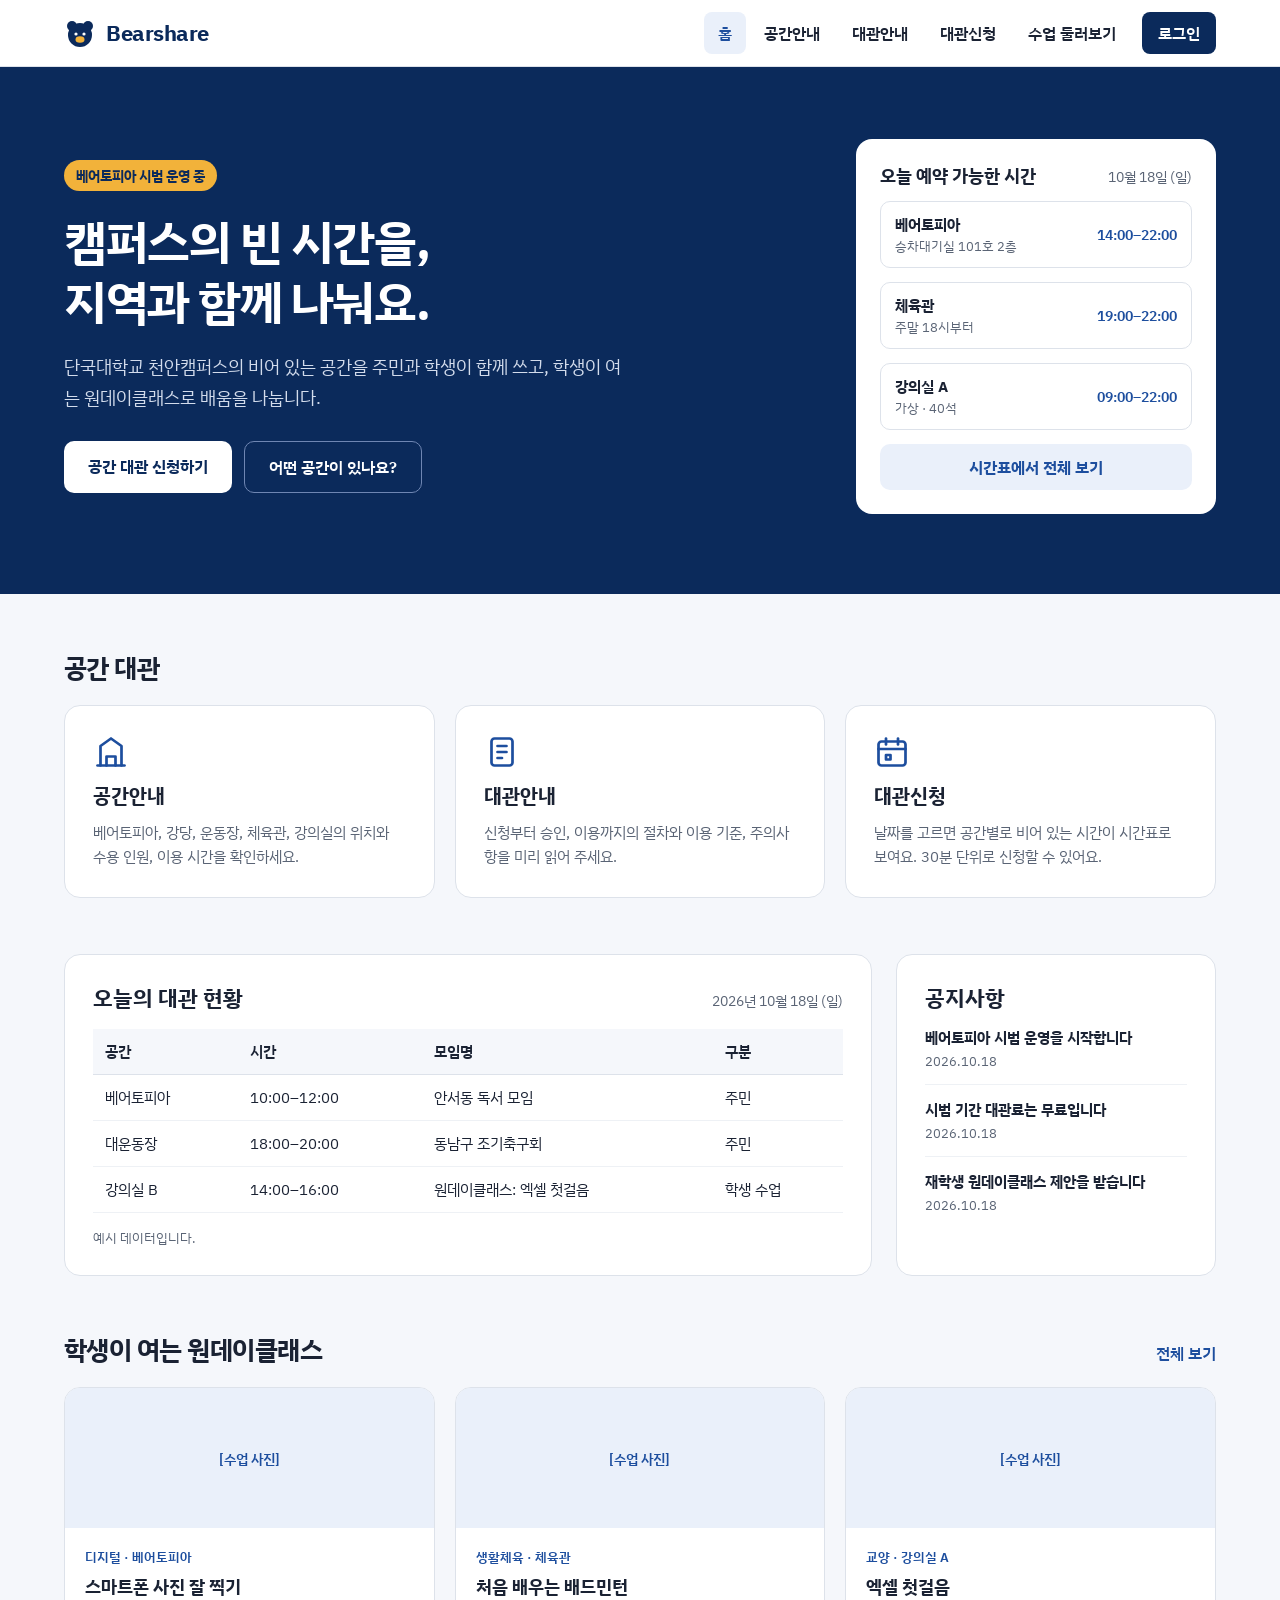
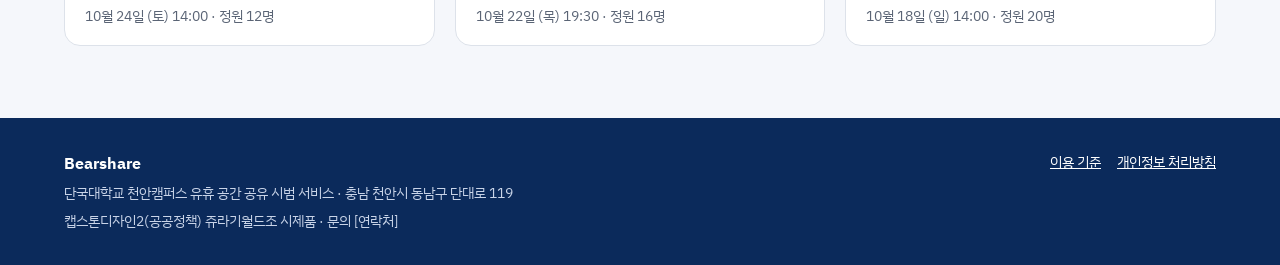
<file: index.html>
<!doctype html>
<html lang="ko">
<head>
<meta charset="utf-8">
<meta name="viewport" content="width=device-width, initial-scale=1">
<title>Bearshare 홈</title>
<link rel="preconnect" href="https://fonts.googleapis.com">
<link href="https://fonts.googleapis.com/css2?family=IBM+Plex+Sans+KR:wght@400;500;600;700&amp;display=swap" rel="stylesheet">
<link rel="stylesheet" href="assets/style.css">
</head>
<body>
<div style="font-family: 'IBM Plex Sans KR', system-ui, sans-serif; color: #1A2233; background: #F5F7FB; min-height: 100vh; display: flex; flex-direction: column">

<header style="background: #FFFFFF; border-bottom: 1px solid #DDE2EA">
  <div style="max-width: 1200px; margin: 0 auto; padding: 12px 24px; display: flex; align-items: center; justify-content: space-between; gap: 16px; flex-wrap: wrap">
    <a href="index.html" style="display: flex; align-items: center; gap: 10px; text-decoration: none; color: #0B2A5B">
      <svg width="32" height="32" viewBox="0 0 32 32" aria-hidden="true"><circle cx="8" cy="9" r="5" fill="#0B2A5B"></circle><circle cx="24" cy="9" r="5" fill="#0B2A5B"></circle><circle cx="16" cy="18" r="12" fill="#0B2A5B"></circle><circle cx="12" cy="17" r="1.6" fill="#FFFFFF"></circle><circle cx="20" cy="17" r="1.6" fill="#FFFFFF"></circle><ellipse cx="16" cy="22.5" rx="4.5" ry="3.2" fill="#F2B23A"></ellipse></svg>
      <span style="font-size: 22px; font-weight: 700; letter-spacing: -0.02em">Bearshare</span>
    </a>
    <nav aria-label="주메뉴" style="display: flex; gap: 4px; flex-wrap: wrap; align-items: center">
      <a href="index.html" style="padding: 10px 14px; font-weight: 600; color: #1D4E9E; background: #EAF0FA; text-decoration: none; border-radius: 8px">홈</a>
      <a href="spaces.html" style="padding: 10px 14px; font-weight: 600; color: #1A2233; text-decoration: none; border-radius: 8px">공간안내</a>
      <a href="guide.html" style="padding: 10px 14px; font-weight: 600; color: #1A2233; text-decoration: none; border-radius: 8px">대관안내</a>
      <a href="reserve.html" style="padding: 10px 14px; font-weight: 600; color: #1A2233; text-decoration: none; border-radius: 8px">대관신청</a>
      <a href="classes.html" style="padding: 10px 14px; font-weight: 600; color: #1A2233; text-decoration: none; border-radius: 8px">수업 둘러보기</a>
      <a href="login.html" style="margin-left: 8px; padding: 10px 16px; font-weight: 600; color: #FFFFFF; background: #0B2A5B; text-decoration: none; border-radius: 8px">로그인</a>
    </nav>
  </div>
</header>

<section style="background: #0B2A5B; color: #FFFFFF">
  <div style="max-width: 1200px; margin: 0 auto; padding: 72px 24px 80px; display: flex; flex-wrap: wrap; gap: 48px; align-items: center">
    <div style="flex: 999 1 520px; min-width: 0; display: flex; flex-direction: column; gap: 20px">
      <span style="align-self: flex-start; padding: 6px 12px; border-radius: 999px; background: #F2B23A; color: #0B2A5B; font-size: 14px; font-weight: 700">베어토피아 시범 운영 중</span>
      <h1 style="margin: 0; font-size: 48px; line-height: 1.25; letter-spacing: -0.03em; font-weight: 700">캠퍼스의 빈 시간을,<br>지역과 함께 나눠요.</h1>
      <p style="margin: 0; font-size: 18px; line-height: 1.7; color: #D3DCEC; max-width: 560px">단국대학교 천안캠퍼스의 비어 있는 공간을 주민과 학생이 함께 쓰고, 학생이 여는 원데이클래스로 배움을 나눕니다.</p>
      <div style="display: flex; gap: 12px; flex-wrap: wrap; margin-top: 8px">
        <a href="reserve.html" style="padding: 14px 24px; border-radius: 10px; background: #FFFFFF; color: #0B2A5B; font-weight: 700; text-decoration: none; font-size: 16px">공간 대관 신청하기</a>
        <a href="spaces.html" style="padding: 14px 24px; border-radius: 10px; border: 1px solid #6F86B3; color: #FFFFFF; font-weight: 600; text-decoration: none; font-size: 16px">어떤 공간이 있나요?</a>
      </div>
    </div>
    <div style="flex: 1 1 360px; min-width: 0; background: #FFFFFF; color: #1A2233; border-radius: 16px; padding: 24px; display: flex; flex-direction: column; gap: 14px">
      <div style="display: flex; justify-content: space-between; align-items: baseline">
        <strong style="font-size: 18px">오늘 예약 가능한 시간</strong>
        <span style="font-size: 14px; color: #5A6475">10월 18일 (일)</span>
      </div>
      <div style="display: flex; justify-content: space-between; align-items: center; padding: 12px 14px; border: 1px solid #DDE2EA; border-radius: 10px">
        <div style="display: flex; flex-direction: column; gap: 2px"><strong style="font-size: 15px">베어토피아</strong><span style="font-size: 13px; color: #5A6475">승차대기실 101호 2층</span></div>
        <span style="font-size: 14px; font-weight: 600; color: #1D4E9E">14:00–22:00</span>
      </div>
      <div style="display: flex; justify-content: space-between; align-items: center; padding: 12px 14px; border: 1px solid #DDE2EA; border-radius: 10px">
        <div style="display: flex; flex-direction: column; gap: 2px"><strong style="font-size: 15px">체육관</strong><span style="font-size: 13px; color: #5A6475">주말 18시부터</span></div>
        <span style="font-size: 14px; font-weight: 600; color: #1D4E9E">19:00–22:00</span>
      </div>
      <div style="display: flex; justify-content: space-between; align-items: center; padding: 12px 14px; border: 1px solid #DDE2EA; border-radius: 10px">
        <div style="display: flex; flex-direction: column; gap: 2px"><strong style="font-size: 15px">강의실 A</strong><span style="font-size: 13px; color: #5A6475">가상 · 40석</span></div>
        <span style="font-size: 14px; font-weight: 600; color: #1D4E9E">09:00–22:00</span>
      </div>
      <a href="reserve.html" style="text-align: center; padding: 12px; border-radius: 10px; background: #EAF0FA; color: #1D4E9E; font-weight: 700; text-decoration: none">시간표에서 전체 보기</a>
    </div>
  </div>
</section>

<main style="max-width: 1200px; width: 100%; margin: 0 auto; padding: 56px 24px 72px; box-sizing: border-box; display: flex; flex-direction: column; gap: 56px">

  <section aria-labelledby="quick" style="display: flex; flex-direction: column; gap: 20px">
    <h2 id="quick" style="margin: 0; font-size: 26px; letter-spacing: -0.02em">공간 대관</h2>
    <div style="display: grid; grid-template-columns: repeat(auto-fit, minmax(260px, 1fr)); gap: 20px">
      <a href="spaces.html" style="background: #FFFFFF; border: 1px solid #DDE2EA; border-radius: 16px; padding: 28px; text-decoration: none; color: #1A2233; display: flex; flex-direction: column; gap: 12px">
        <svg width="36" height="36" viewBox="0 0 24 24" fill="none" stroke="#1D4E9E" stroke-width="1.8" stroke-linecap="round" stroke-linejoin="round" aria-hidden="true"><path d="M3 21h18"></path><path d="M5 21V8l7-5 7 5v13"></path><path d="M9 21v-6h6v6"></path></svg>
        <strong style="font-size: 20px">공간안내</strong>
        <span style="font-size: 15px; line-height: 1.6; color: #5A6475">베어토피아, 강당, 운동장, 체육관, 강의실의 위치와 수용 인원, 이용 시간을 확인하세요.</span>
      </a>
      <a href="guide.html" style="background: #FFFFFF; border: 1px solid #DDE2EA; border-radius: 16px; padding: 28px; text-decoration: none; color: #1A2233; display: flex; flex-direction: column; gap: 12px">
        <svg width="36" height="36" viewBox="0 0 24 24" fill="none" stroke="#1D4E9E" stroke-width="1.8" stroke-linecap="round" stroke-linejoin="round" aria-hidden="true"><rect x="5" y="3" width="14" height="18" rx="2"></rect><path d="M9 8h6"></path><path d="M9 12h6"></path><path d="M9 16h3"></path></svg>
        <strong style="font-size: 20px">대관안내</strong>
        <span style="font-size: 15px; line-height: 1.6; color: #5A6475">신청부터 승인, 이용까지의 절차와 이용 기준, 주의사항을 미리 읽어 주세요.</span>
      </a>
      <a href="reserve.html" style="background: #FFFFFF; border: 1px solid #DDE2EA; border-radius: 16px; padding: 28px; text-decoration: none; color: #1A2233; display: flex; flex-direction: column; gap: 12px">
        <svg width="36" height="36" viewBox="0 0 24 24" fill="none" stroke="#1D4E9E" stroke-width="1.8" stroke-linecap="round" stroke-linejoin="round" aria-hidden="true"><rect x="3" y="5" width="18" height="16" rx="2"></rect><path d="M3 10h18"></path><path d="M8 3v4"></path><path d="M16 3v4"></path><path d="M8 14h3v3H8z"></path></svg>
        <strong style="font-size: 20px">대관신청</strong>
        <span style="font-size: 15px; line-height: 1.6; color: #5A6475">날짜를 고르면 공간별로 비어 있는 시간이 시간표로 보여요. 30분 단위로 신청할 수 있어요.</span>
      </a>
    </div>
  </section>

  <section style="display: flex; flex-wrap: wrap; gap: 24px">
    <div style="flex: 999 1 560px; min-width: 0; background: #FFFFFF; border: 1px solid #DDE2EA; border-radius: 16px; padding: 28px; display: flex; flex-direction: column; gap: 16px">
      <div style="display: flex; justify-content: space-between; align-items: baseline; flex-wrap: wrap; gap: 8px">
        <h2 style="margin: 0; font-size: 22px">오늘의 대관 현황</h2>
        <span style="font-size: 14px; color: #5A6475">2026년 10월 18일 (일)</span>
      </div>
      <div style="overflow-x: auto">
        <table style="width: 100%; border-collapse: collapse; font-size: 15px; min-width: 480px">
          <thead>
            <tr style="background: #F5F7FB; text-align: left">
              <th style="padding: 12px; border-bottom: 1px solid #DDE2EA; font-weight: 600">공간</th>
              <th style="padding: 12px; border-bottom: 1px solid #DDE2EA; font-weight: 600">시간</th>
              <th style="padding: 12px; border-bottom: 1px solid #DDE2EA; font-weight: 600">모임명</th>
              <th style="padding: 12px; border-bottom: 1px solid #DDE2EA; font-weight: 600">구분</th>
            </tr>
          </thead>
          <tbody>
            <tr><td style="padding: 12px; border-bottom: 1px solid #EEF1F5">베어토피아</td><td style="padding: 12px; border-bottom: 1px solid #EEF1F5">10:00–12:00</td><td style="padding: 12px; border-bottom: 1px solid #EEF1F5">안서동 독서 모임</td><td style="padding: 12px; border-bottom: 1px solid #EEF1F5">주민</td></tr>
            <tr><td style="padding: 12px; border-bottom: 1px solid #EEF1F5">대운동장</td><td style="padding: 12px; border-bottom: 1px solid #EEF1F5">18:00–20:00</td><td style="padding: 12px; border-bottom: 1px solid #EEF1F5">동남구 조기축구회</td><td style="padding: 12px; border-bottom: 1px solid #EEF1F5">주민</td></tr>
            <tr><td style="padding: 12px; border-bottom: 1px solid #EEF1F5">강의실 B</td><td style="padding: 12px; border-bottom: 1px solid #EEF1F5">14:00–16:00</td><td style="padding: 12px; border-bottom: 1px solid #EEF1F5">원데이클래스: 엑셀 첫걸음</td><td style="padding: 12px; border-bottom: 1px solid #EEF1F5">학생 수업</td></tr>
          </tbody>
        </table>
      </div>
      <span style="font-size: 13px; color: #5A6475">예시 데이터입니다.</span>
    </div>
    <div style="flex: 1 1 320px; min-width: 0; background: #FFFFFF; border: 1px solid #DDE2EA; border-radius: 16px; padding: 28px; display: flex; flex-direction: column; gap: 14px">
      <h2 style="margin: 0; font-size: 22px">공지사항</h2>
      <a href="guide.html" style="display: flex; flex-direction: column; gap: 4px; text-decoration: none; color: #1A2233; padding-bottom: 14px; border-bottom: 1px solid #EEF1F5">
        <strong style="font-size: 15px">베어토피아 시범 운영을 시작합니다</strong><span style="font-size: 13px; color: #5A6475">2026.10.18</span>
      </a>
      <a href="guide.html" style="display: flex; flex-direction: column; gap: 4px; text-decoration: none; color: #1A2233; padding-bottom: 14px; border-bottom: 1px solid #EEF1F5">
        <strong style="font-size: 15px">시범 기간 대관료는 무료입니다</strong><span style="font-size: 13px; color: #5A6475">2026.10.18</span>
      </a>
      <a href="classes.html" style="display: flex; flex-direction: column; gap: 4px; text-decoration: none; color: #1A2233">
        <strong style="font-size: 15px">재학생 원데이클래스 제안을 받습니다</strong><span style="font-size: 13px; color: #5A6475">2026.10.18</span>
      </a>
    </div>
  </section>

  <section aria-labelledby="classes" style="display: flex; flex-direction: column; gap: 20px">
    <div style="display: flex; justify-content: space-between; align-items: baseline; flex-wrap: wrap; gap: 8px">
      <h2 id="classes" style="margin: 0; font-size: 26px; letter-spacing: -0.02em">학생이 여는 원데이클래스</h2>
      <a href="classes.html" style="font-weight: 600; text-decoration: none">전체 보기</a>
    </div>
    <div style="display: grid; grid-template-columns: repeat(auto-fit, minmax(260px, 1fr)); gap: 20px">
      <a href="classes.html" style="background: #FFFFFF; border: 1px solid #DDE2EA; border-radius: 16px; overflow: hidden; text-decoration: none; color: #1A2233; display: flex; flex-direction: column">
        <div style="height: 140px; background: #EAF0FA; display: flex; align-items: center; justify-content: center; color: #1D4E9E; font-size: 14px; font-weight: 600">[수업 사진]</div>
        <div style="padding: 20px; display: flex; flex-direction: column; gap: 8px">
          <span style="font-size: 13px; font-weight: 600; color: #1D4E9E">디지털 · 베어토피아</span>
          <strong style="font-size: 18px">스마트폰 사진 잘 찍기</strong>
          <span style="font-size: 14px; color: #5A6475">10월 24일 (토) 14:00 · 정원 12명</span>
        </div>
      </a>
      <a href="classes.html" style="background: #FFFFFF; border: 1px solid #DDE2EA; border-radius: 16px; overflow: hidden; text-decoration: none; color: #1A2233; display: flex; flex-direction: column">
        <div style="height: 140px; background: #EAF0FA; display: flex; align-items: center; justify-content: center; color: #1D4E9E; font-size: 14px; font-weight: 600">[수업 사진]</div>
        <div style="padding: 20px; display: flex; flex-direction: column; gap: 8px">
          <span style="font-size: 13px; font-weight: 600; color: #1D4E9E">생활체육 · 체육관</span>
          <strong style="font-size: 18px">처음 배우는 배드민턴</strong>
          <span style="font-size: 14px; color: #5A6475">10월 22일 (목) 19:30 · 정원 16명</span>
        </div>
      </a>
      <a href="classes.html" style="background: #FFFFFF; border: 1px solid #DDE2EA; border-radius: 16px; overflow: hidden; text-decoration: none; color: #1A2233; display: flex; flex-direction: column">
        <div style="height: 140px; background: #EAF0FA; display: flex; align-items: center; justify-content: center; color: #1D4E9E; font-size: 14px; font-weight: 600">[수업 사진]</div>
        <div style="padding: 20px; display: flex; flex-direction: column; gap: 8px">
          <span style="font-size: 13px; font-weight: 600; color: #1D4E9E">교양 · 강의실 A</span>
          <strong style="font-size: 18px">엑셀 첫걸음</strong>
          <span style="font-size: 14px; color: #5A6475">10월 18일 (일) 14:00 · 정원 20명</span>
        </div>
      </a>
    </div>
  </section>
</main>

<footer style="background: #0B2A5B; color: #C9D4E8; margin-top: auto">
  <div style="max-width: 1200px; margin: 0 auto; padding: 32px 24px; display: flex; flex-wrap: wrap; justify-content: space-between; gap: 16px; font-size: 14px; line-height: 1.7">
    <div style="display: flex; flex-direction: column; gap: 4px">
      <strong style="color: #FFFFFF; font-size: 16px">Bearshare</strong>
      <span>단국대학교 천안캠퍼스 유휴 공간 공유 시범 서비스 · 충남 천안시 동남구 단대로 119</span>
      <span>캡스톤디자인2(공공정책) 쥬라기월드조 시제품 · 문의 [연락처]</span>
    </div>
    <div style="display: flex; gap: 16px; align-items: flex-start">
      <a href="guide.html" style="color: #FFFFFF">이용 기준</a>
      <a href="guide.html" style="color: #FFFFFF">개인정보 처리방침</a>
    </div>
  </div>
</footer>
</div>
</body>
</html>
</file>
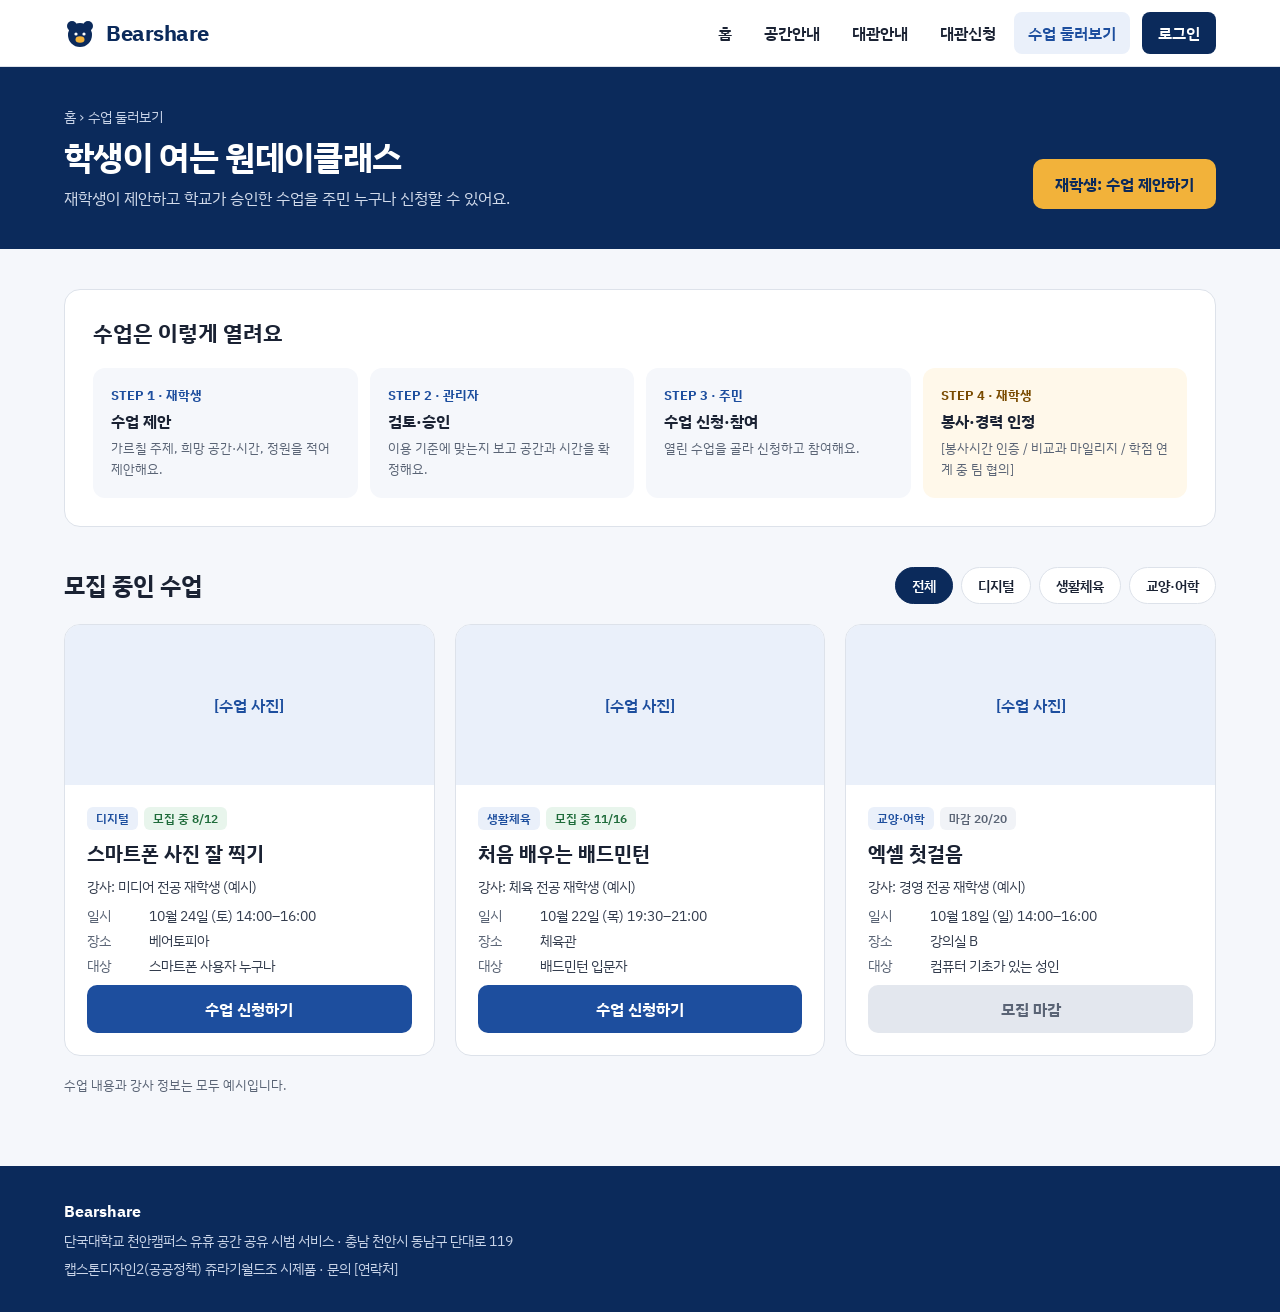
<file: classes.html>
<!doctype html>
<html lang="ko">
<head>
<meta charset="utf-8">
<meta name="viewport" content="width=device-width, initial-scale=1">
<title>Bearshare 수업 둘러보기</title>
<link rel="preconnect" href="https://fonts.googleapis.com">
<link href="https://fonts.googleapis.com/css2?family=IBM+Plex+Sans+KR:wght@400;500;600;700&amp;display=swap" rel="stylesheet">
<link rel="stylesheet" href="assets/style.css">
</head>
<body>
<div style="font-family: 'IBM Plex Sans KR', system-ui, sans-serif; color: #1A2233; background: #F5F7FB; min-height: 100vh; display: flex; flex-direction: column">

<header style="background: #FFFFFF; border-bottom: 1px solid #DDE2EA">
  <div style="max-width: 1200px; margin: 0 auto; padding: 12px 24px; display: flex; align-items: center; justify-content: space-between; gap: 16px; flex-wrap: wrap">
    <a href="index.html" style="display: flex; align-items: center; gap: 10px; text-decoration: none; color: #0B2A5B">
      <svg width="32" height="32" viewBox="0 0 32 32" aria-hidden="true"><circle cx="8" cy="9" r="5" fill="#0B2A5B"></circle><circle cx="24" cy="9" r="5" fill="#0B2A5B"></circle><circle cx="16" cy="18" r="12" fill="#0B2A5B"></circle><circle cx="12" cy="17" r="1.6" fill="#FFFFFF"></circle><circle cx="20" cy="17" r="1.6" fill="#FFFFFF"></circle><ellipse cx="16" cy="22.5" rx="4.5" ry="3.2" fill="#F2B23A"></ellipse></svg>
      <span style="font-size: 22px; font-weight: 700; letter-spacing: -0.02em">Bearshare</span>
    </a>
    <nav aria-label="주메뉴" style="display: flex; gap: 4px; flex-wrap: wrap; align-items: center">
      <a href="index.html" style="padding: 10px 14px; font-weight: 600; color: #1A2233; text-decoration: none; border-radius: 8px">홈</a>
      <a href="spaces.html" style="padding: 10px 14px; font-weight: 600; color: #1A2233; text-decoration: none; border-radius: 8px">공간안내</a>
      <a href="guide.html" style="padding: 10px 14px; font-weight: 600; color: #1A2233; text-decoration: none; border-radius: 8px">대관안내</a>
      <a href="reserve.html" style="padding: 10px 14px; font-weight: 600; color: #1A2233; text-decoration: none; border-radius: 8px">대관신청</a>
      <a href="classes.html" style="padding: 10px 14px; font-weight: 600; color: #1D4E9E; background: #EAF0FA; text-decoration: none; border-radius: 8px">수업 둘러보기</a>
      <a href="login.html" style="margin-left: 8px; padding: 10px 16px; font-weight: 600; color: #FFFFFF; background: #0B2A5B; text-decoration: none; border-radius: 8px">로그인</a>
    </nav>
  </div>
</header>

<section style="background: #0B2A5B; color: #FFFFFF">
  <div style="max-width: 1200px; margin: 0 auto; padding: 40px 24px; display: flex; flex-wrap: wrap; justify-content: space-between; align-items: flex-end; gap: 20px">
    <div style="display: flex; flex-direction: column; gap: 8px">
      <span style="font-size: 14px; color: #C9D4E8">홈 › 수업 둘러보기</span>
      <h1 style="margin: 0; font-size: 34px; letter-spacing: -0.02em">학생이 여는 원데이클래스</h1>
      <p style="margin: 0; font-size: 16px; color: #D3DCEC">재학생이 제안하고 학교가 승인한 수업을 주민 누구나 신청할 수 있어요.</p>
    </div>
    <button type="button" style="padding: 14px 22px; border-radius: 10px; border: 0; background: #F2B23A; color: #0B2A5B; font: inherit; font-weight: 700; cursor: pointer">재학생: 수업 제안하기</button>
  </div>
</section>

<main style="max-width: 1200px; width: 100%; margin: 0 auto; padding: 40px 24px 72px; box-sizing: border-box; display: flex; flex-direction: column; gap: 40px">

  <section aria-labelledby="how" style="background: #FFFFFF; border: 1px solid #DDE2EA; border-radius: 16px; padding: 28px; display: flex; flex-direction: column; gap: 20px">
    <h2 id="how" style="margin: 0; font-size: 22px">수업은 이렇게 열려요</h2>
    <ol style="margin: 0; padding: 0; list-style: none; display: flex; flex-wrap: wrap; gap: 12px; align-items: stretch">
      <li style="flex: 1 1 200px; display: flex; flex-direction: column; gap: 6px; padding: 18px; border-radius: 12px; background: #F5F7FB">
        <span style="font-size: 13px; font-weight: 700; color: #1D4E9E">STEP 1 · 재학생</span>
        <strong style="font-size: 16px">수업 제안</strong>
        <span style="font-size: 13px; line-height: 1.6; color: #5A6475">가르칠 주제, 희망 공간·시간, 정원을 적어 제안해요.</span>
      </li>
      <li style="flex: 1 1 200px; display: flex; flex-direction: column; gap: 6px; padding: 18px; border-radius: 12px; background: #F5F7FB">
        <span style="font-size: 13px; font-weight: 700; color: #1D4E9E">STEP 2 · 관리자</span>
        <strong style="font-size: 16px">검토·승인</strong>
        <span style="font-size: 13px; line-height: 1.6; color: #5A6475">이용 기준에 맞는지 보고 공간과 시간을 확정해요.</span>
      </li>
      <li style="flex: 1 1 200px; display: flex; flex-direction: column; gap: 6px; padding: 18px; border-radius: 12px; background: #F5F7FB">
        <span style="font-size: 13px; font-weight: 700; color: #1D4E9E">STEP 3 · 주민</span>
        <strong style="font-size: 16px">수업 신청·참여</strong>
        <span style="font-size: 13px; line-height: 1.6; color: #5A6475">열린 수업을 골라 신청하고 참여해요.</span>
      </li>
      <li style="flex: 1 1 200px; display: flex; flex-direction: column; gap: 6px; padding: 18px; border-radius: 12px; background: #FFF8EA">
        <span style="font-size: 13px; font-weight: 700; color: #7A4B00">STEP 4 · 재학생</span>
        <strong style="font-size: 16px">봉사·경력 인정</strong>
        <span style="font-size: 13px; line-height: 1.6; color: #5A6475">[봉사시간 인증 / 비교과 마일리지 / 학점 연계 중 팀 협의]</span>
      </li>
    </ol>
  </section>

  <section aria-labelledby="open" style="display: flex; flex-direction: column; gap: 20px">
    <div style="display: flex; justify-content: space-between; align-items: center; flex-wrap: wrap; gap: 12px">
      <h2 id="open" style="margin: 0; font-size: 24px">모집 중인 수업</h2>
      <div style="display: flex; gap: 8px; flex-wrap: wrap" role="group" aria-label="분야">
        <button type="button" style="padding: 8px 16px; border-radius: 999px; border: 1px solid #0B2A5B; background: #0B2A5B; color: #FFFFFF; font: inherit; font-size: 14px; font-weight: 600; cursor: pointer">전체</button>
        <button type="button" style="padding: 8px 16px; border-radius: 999px; border: 1px solid #DDE2EA; background: #FFFFFF; color: #1A2233; font: inherit; font-size: 14px; font-weight: 600; cursor: pointer">디지털</button>
        <button type="button" style="padding: 8px 16px; border-radius: 999px; border: 1px solid #DDE2EA; background: #FFFFFF; color: #1A2233; font: inherit; font-size: 14px; font-weight: 600; cursor: pointer">생활체육</button>
        <button type="button" style="padding: 8px 16px; border-radius: 999px; border: 1px solid #DDE2EA; background: #FFFFFF; color: #1A2233; font: inherit; font-size: 14px; font-weight: 600; cursor: pointer">교양·어학</button>
      </div>
    </div>

    <div style="display: grid; grid-template-columns: repeat(auto-fit, minmax(340px, 1fr)); gap: 20px">

      <article style="background: #FFFFFF; border: 1px solid #DDE2EA; border-radius: 16px; overflow: hidden; display: flex; flex-direction: column">
        <div style="height: 160px; background: #EAF0FA; display: flex; align-items: center; justify-content: center; color: #1D4E9E; font-weight: 600">[수업 사진]</div>
        <div style="padding: 22px; display: flex; flex-direction: column; gap: 10px; flex: 1">
          <div style="display: flex; gap: 6px; flex-wrap: wrap"><span style="padding: 3px 9px; border-radius: 6px; background: #EAF0FA; color: #1D4E9E; font-size: 12px; font-weight: 600">디지털</span><span style="padding: 3px 9px; border-radius: 6px; background: #E8F5EC; color: #1E6B3A; font-size: 12px; font-weight: 600">모집 중 8/12</span></div>
          <h3 style="margin: 0; font-size: 20px">스마트폰 사진 잘 찍기</h3>
          <span style="font-size: 14px; color: #333C4D">강사: 미디어 전공 재학생 (예시)</span>
          <dl style="margin: 0; display: grid; grid-template-columns: 52px 1fr; gap: 6px 10px; font-size: 14px; color: #333C4D">
            <dt style="color: #5A6475">일시</dt><dd style="margin: 0">10월 24일 (토) 14:00–16:00</dd>
            <dt style="color: #5A6475">장소</dt><dd style="margin: 0">베어토피아</dd>
            <dt style="color: #5A6475">대상</dt><dd style="margin: 0">스마트폰 사용자 누구나</dd>
          </dl>
          <button type="button" style="margin-top: auto; height: 48px; border-radius: 10px; border: 0; background: #1D4E9E; color: #FFFFFF; font: inherit; font-weight: 700; cursor: pointer">수업 신청하기</button>
        </div>
      </article>

      <article style="background: #FFFFFF; border: 1px solid #DDE2EA; border-radius: 16px; overflow: hidden; display: flex; flex-direction: column">
        <div style="height: 160px; background: #EAF0FA; display: flex; align-items: center; justify-content: center; color: #1D4E9E; font-weight: 600">[수업 사진]</div>
        <div style="padding: 22px; display: flex; flex-direction: column; gap: 10px; flex: 1">
          <div style="display: flex; gap: 6px; flex-wrap: wrap"><span style="padding: 3px 9px; border-radius: 6px; background: #EAF0FA; color: #1D4E9E; font-size: 12px; font-weight: 600">생활체육</span><span style="padding: 3px 9px; border-radius: 6px; background: #E8F5EC; color: #1E6B3A; font-size: 12px; font-weight: 600">모집 중 11/16</span></div>
          <h3 style="margin: 0; font-size: 20px">처음 배우는 배드민턴</h3>
          <span style="font-size: 14px; color: #333C4D">강사: 체육 전공 재학생 (예시)</span>
          <dl style="margin: 0; display: grid; grid-template-columns: 52px 1fr; gap: 6px 10px; font-size: 14px; color: #333C4D">
            <dt style="color: #5A6475">일시</dt><dd style="margin: 0">10월 22일 (목) 19:30–21:00</dd>
            <dt style="color: #5A6475">장소</dt><dd style="margin: 0">체육관</dd>
            <dt style="color: #5A6475">대상</dt><dd style="margin: 0">배드민턴 입문자</dd>
          </dl>
          <button type="button" style="margin-top: auto; height: 48px; border-radius: 10px; border: 0; background: #1D4E9E; color: #FFFFFF; font: inherit; font-weight: 700; cursor: pointer">수업 신청하기</button>
        </div>
      </article>

      <article style="background: #FFFFFF; border: 1px solid #DDE2EA; border-radius: 16px; overflow: hidden; display: flex; flex-direction: column">
        <div style="height: 160px; background: #EAF0FA; display: flex; align-items: center; justify-content: center; color: #1D4E9E; font-weight: 600">[수업 사진]</div>
        <div style="padding: 22px; display: flex; flex-direction: column; gap: 10px; flex: 1">
          <div style="display: flex; gap: 6px; flex-wrap: wrap"><span style="padding: 3px 9px; border-radius: 6px; background: #EAF0FA; color: #1D4E9E; font-size: 12px; font-weight: 600">교양·어학</span><span style="padding: 3px 9px; border-radius: 6px; background: #F1F3F7; color: #5A6475; font-size: 12px; font-weight: 600">마감 20/20</span></div>
          <h3 style="margin: 0; font-size: 20px">엑셀 첫걸음</h3>
          <span style="font-size: 14px; color: #333C4D">강사: 경영 전공 재학생 (예시)</span>
          <dl style="margin: 0; display: grid; grid-template-columns: 52px 1fr; gap: 6px 10px; font-size: 14px; color: #333C4D">
            <dt style="color: #5A6475">일시</dt><dd style="margin: 0">10월 18일 (일) 14:00–16:00</dd>
            <dt style="color: #5A6475">장소</dt><dd style="margin: 0">강의실 B</dd>
            <dt style="color: #5A6475">대상</dt><dd style="margin: 0">컴퓨터 기초가 있는 성인</dd>
          </dl>
          <button type="button" disabled style="margin-top: auto; height: 48px; border-radius: 10px; border: 0; background: #E3E7EE; color: #5A6475; font: inherit; font-weight: 700; cursor: not-allowed">모집 마감</button>
        </div>
      </article>

    </div>
    <span style="font-size: 13px; color: #5A6475">수업 내용과 강사 정보는 모두 예시입니다.</span>
  </section>
</main>

<footer style="background: #0B2A5B; color: #C9D4E8; margin-top: auto">
  <div style="max-width: 1200px; margin: 0 auto; padding: 32px 24px; display: flex; flex-wrap: wrap; justify-content: space-between; gap: 16px; font-size: 14px; line-height: 1.7">
    <div style="display: flex; flex-direction: column; gap: 4px">
      <strong style="color: #FFFFFF; font-size: 16px">Bearshare</strong>
      <span>단국대학교 천안캠퍼스 유휴 공간 공유 시범 서비스 · 충남 천안시 동남구 단대로 119</span>
      <span>캡스톤디자인2(공공정책) 쥬라기월드조 시제품 · 문의 [연락처]</span>
    </div>
  </div>
</footer>
</div>
</body>
</html>
</file>
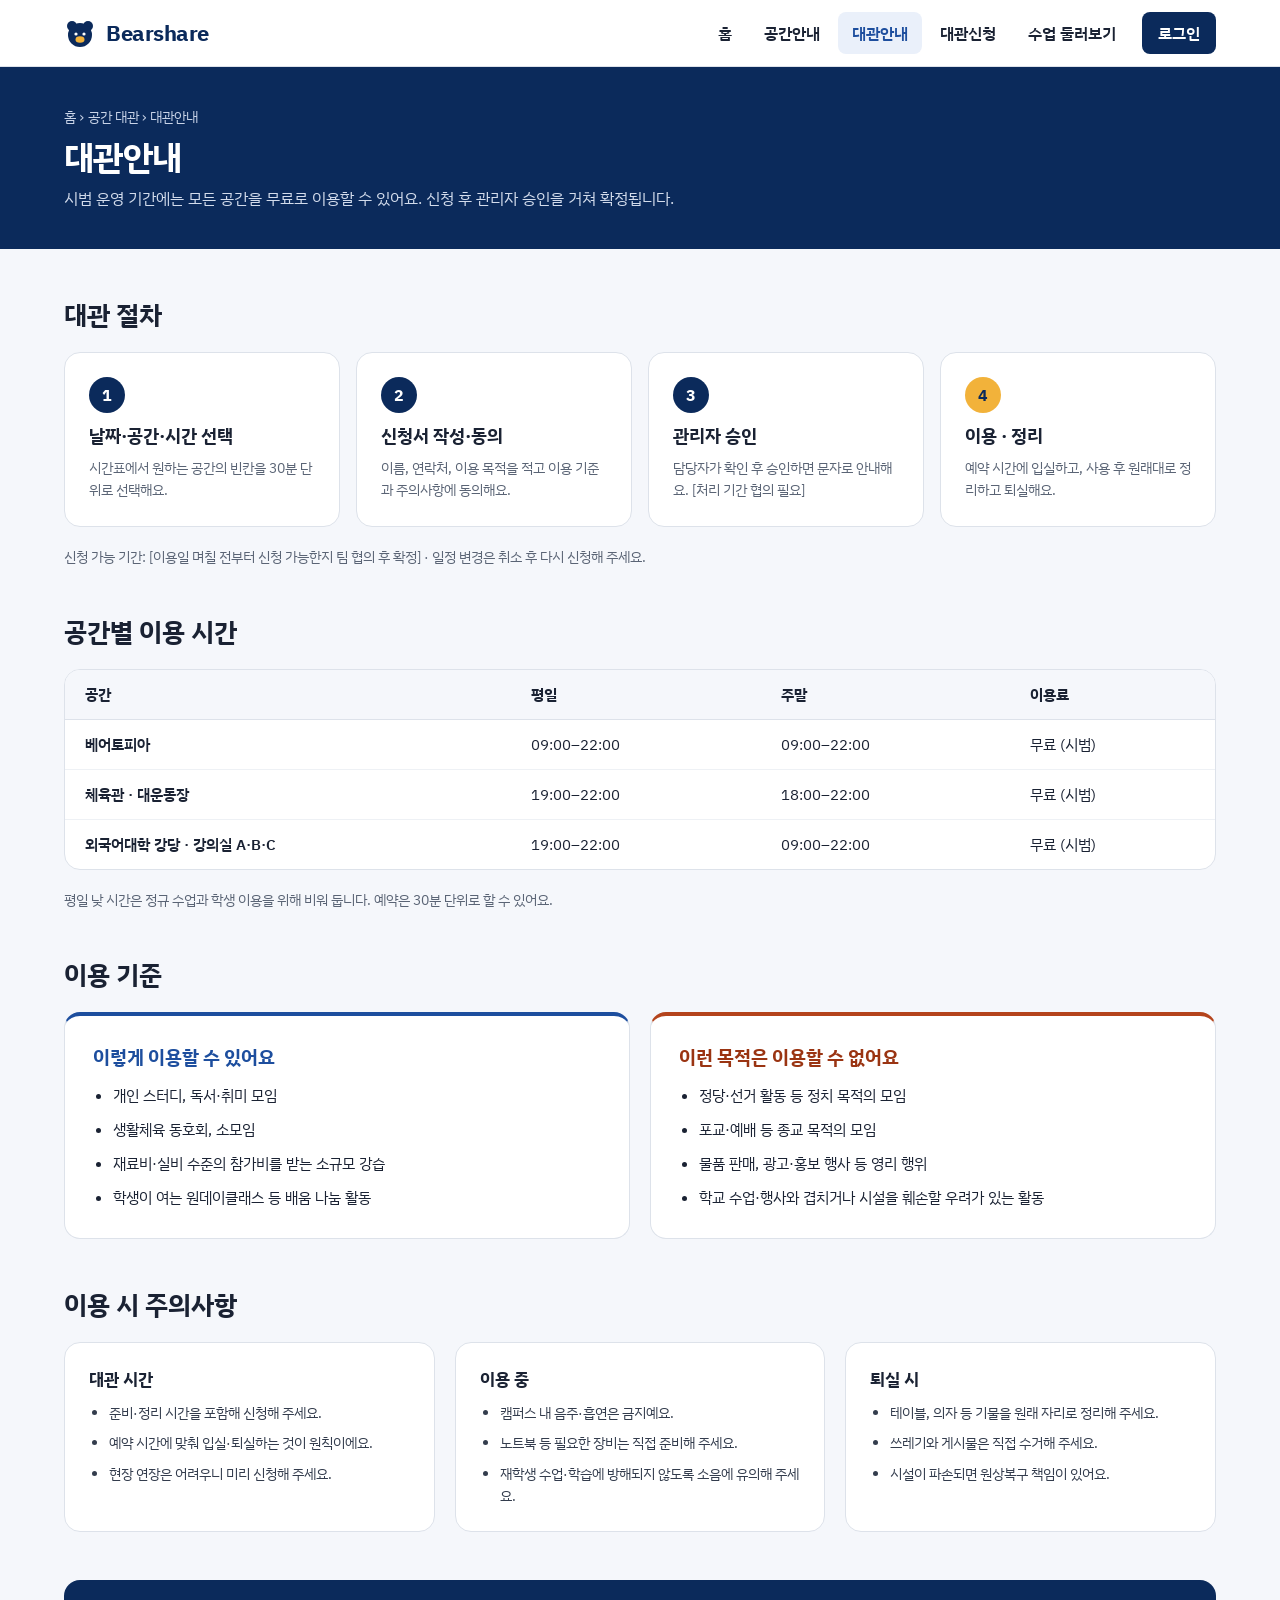
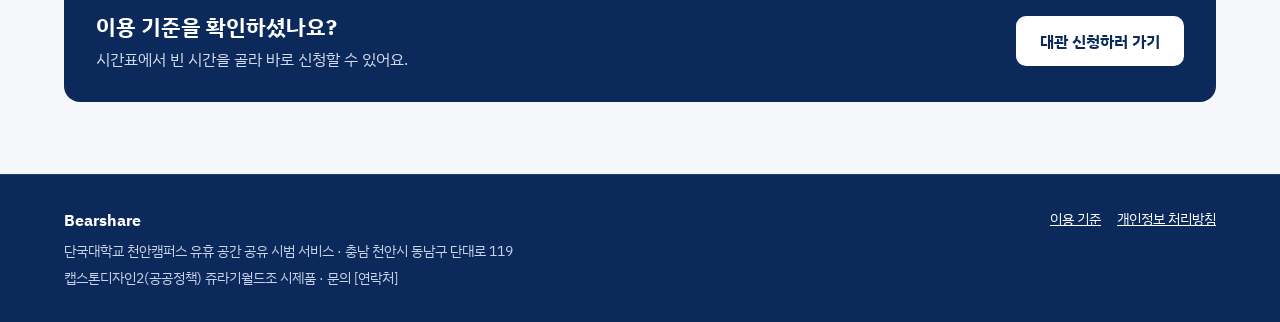
<file: guide.html>
<!doctype html>
<html lang="ko">
<head>
<meta charset="utf-8">
<meta name="viewport" content="width=device-width, initial-scale=1">
<title>Bearshare 대관안내</title>
<link rel="preconnect" href="https://fonts.googleapis.com">
<link href="https://fonts.googleapis.com/css2?family=IBM+Plex+Sans+KR:wght@400;500;600;700&amp;display=swap" rel="stylesheet">
<link rel="stylesheet" href="assets/style.css">
</head>
<body>
<div style="font-family: 'IBM Plex Sans KR', system-ui, sans-serif; color: #1A2233; background: #F5F7FB; min-height: 100vh; display: flex; flex-direction: column">

<header style="background: #FFFFFF; border-bottom: 1px solid #DDE2EA">
  <div style="max-width: 1200px; margin: 0 auto; padding: 12px 24px; display: flex; align-items: center; justify-content: space-between; gap: 16px; flex-wrap: wrap">
    <a href="index.html" style="display: flex; align-items: center; gap: 10px; text-decoration: none; color: #0B2A5B">
      <svg width="32" height="32" viewBox="0 0 32 32" aria-hidden="true"><circle cx="8" cy="9" r="5" fill="#0B2A5B"></circle><circle cx="24" cy="9" r="5" fill="#0B2A5B"></circle><circle cx="16" cy="18" r="12" fill="#0B2A5B"></circle><circle cx="12" cy="17" r="1.6" fill="#FFFFFF"></circle><circle cx="20" cy="17" r="1.6" fill="#FFFFFF"></circle><ellipse cx="16" cy="22.5" rx="4.5" ry="3.2" fill="#F2B23A"></ellipse></svg>
      <span style="font-size: 22px; font-weight: 700; letter-spacing: -0.02em">Bearshare</span>
    </a>
    <nav aria-label="주메뉴" style="display: flex; gap: 4px; flex-wrap: wrap; align-items: center">
      <a href="index.html" style="padding: 10px 14px; font-weight: 600; color: #1A2233; text-decoration: none; border-radius: 8px">홈</a>
      <a href="spaces.html" style="padding: 10px 14px; font-weight: 600; color: #1A2233; text-decoration: none; border-radius: 8px">공간안내</a>
      <a href="guide.html" style="padding: 10px 14px; font-weight: 600; color: #1D4E9E; background: #EAF0FA; text-decoration: none; border-radius: 8px">대관안내</a>
      <a href="reserve.html" style="padding: 10px 14px; font-weight: 600; color: #1A2233; text-decoration: none; border-radius: 8px">대관신청</a>
      <a href="classes.html" style="padding: 10px 14px; font-weight: 600; color: #1A2233; text-decoration: none; border-radius: 8px">수업 둘러보기</a>
      <a href="login.html" style="margin-left: 8px; padding: 10px 16px; font-weight: 600; color: #FFFFFF; background: #0B2A5B; text-decoration: none; border-radius: 8px">로그인</a>
    </nav>
  </div>
</header>

<section style="background: #0B2A5B; color: #FFFFFF">
  <div style="max-width: 1200px; margin: 0 auto; padding: 40px 24px; display: flex; flex-direction: column; gap: 8px">
    <span style="font-size: 14px; color: #C9D4E8">홈 › 공간 대관 › 대관안내</span>
    <h1 style="margin: 0; font-size: 34px; letter-spacing: -0.02em">대관안내</h1>
    <p style="margin: 0; font-size: 16px; color: #D3DCEC">시범 운영 기간에는 모든 공간을 무료로 이용할 수 있어요. 신청 후 관리자 승인을 거쳐 확정됩니다.</p>
  </div>
</section>

<main style="max-width: 1200px; width: 100%; margin: 0 auto; padding: 48px 24px 72px; box-sizing: border-box; display: flex; flex-direction: column; gap: 48px">

  <section aria-labelledby="steps" style="display: flex; flex-direction: column; gap: 20px">
    <h2 id="steps" style="margin: 0; font-size: 26px">대관 절차</h2>
    <ol style="margin: 0; padding: 0; list-style: none; display: grid; grid-template-columns: repeat(auto-fit, minmax(220px, 1fr)); gap: 16px">
      <li style="background: #FFFFFF; border: 1px solid #DDE2EA; border-radius: 16px; padding: 24px; display: flex; flex-direction: column; gap: 10px">
        <span style="width: 36px; height: 36px; border-radius: 50%; background: #0B2A5B; color: #FFFFFF; display: flex; align-items: center; justify-content: center; font-weight: 700">1</span>
        <strong style="font-size: 18px">날짜·공간·시간 선택</strong>
        <span style="font-size: 14px; line-height: 1.6; color: #5A6475">시간표에서 원하는 공간의 빈칸을 30분 단위로 선택해요.</span>
      </li>
      <li style="background: #FFFFFF; border: 1px solid #DDE2EA; border-radius: 16px; padding: 24px; display: flex; flex-direction: column; gap: 10px">
        <span style="width: 36px; height: 36px; border-radius: 50%; background: #0B2A5B; color: #FFFFFF; display: flex; align-items: center; justify-content: center; font-weight: 700">2</span>
        <strong style="font-size: 18px">신청서 작성·동의</strong>
        <span style="font-size: 14px; line-height: 1.6; color: #5A6475">이름, 연락처, 이용 목적을 적고 이용 기준과 주의사항에 동의해요.</span>
      </li>
      <li style="background: #FFFFFF; border: 1px solid #DDE2EA; border-radius: 16px; padding: 24px; display: flex; flex-direction: column; gap: 10px">
        <span style="width: 36px; height: 36px; border-radius: 50%; background: #0B2A5B; color: #FFFFFF; display: flex; align-items: center; justify-content: center; font-weight: 700">3</span>
        <strong style="font-size: 18px">관리자 승인</strong>
        <span style="font-size: 14px; line-height: 1.6; color: #5A6475">담당자가 확인 후 승인하면 문자로 안내해요. [처리 기간 협의 필요]</span>
      </li>
      <li style="background: #FFFFFF; border: 1px solid #DDE2EA; border-radius: 16px; padding: 24px; display: flex; flex-direction: column; gap: 10px">
        <span style="width: 36px; height: 36px; border-radius: 50%; background: #F2B23A; color: #0B2A5B; display: flex; align-items: center; justify-content: center; font-weight: 700">4</span>
        <strong style="font-size: 18px">이용 · 정리</strong>
        <span style="font-size: 14px; line-height: 1.6; color: #5A6475">예약 시간에 입실하고, 사용 후 원래대로 정리하고 퇴실해요.</span>
      </li>
    </ol>
    <p style="margin: 0; font-size: 14px; color: #5A6475">신청 가능 기간: [이용일 며칠 전부터 신청 가능한지 팀 협의 후 확정] · 일정 변경은 취소 후 다시 신청해 주세요.</p>
  </section>

  <section aria-labelledby="hours" style="display: flex; flex-direction: column; gap: 20px">
    <h2 id="hours" style="margin: 0; font-size: 26px">공간별 이용 시간</h2>
    <div style="background: #FFFFFF; border: 1px solid #DDE2EA; border-radius: 16px; overflow-x: auto">
      <table style="width: 100%; border-collapse: collapse; font-size: 15px; min-width: 560px">
        <thead>
          <tr style="background: #F5F7FB; text-align: left">
            <th style="padding: 14px 20px; border-bottom: 1px solid #DDE2EA">공간</th>
            <th style="padding: 14px 20px; border-bottom: 1px solid #DDE2EA">평일</th>
            <th style="padding: 14px 20px; border-bottom: 1px solid #DDE2EA">주말</th>
            <th style="padding: 14px 20px; border-bottom: 1px solid #DDE2EA">이용료</th>
          </tr>
        </thead>
        <tbody>
          <tr><td style="padding: 14px 20px; border-bottom: 1px solid #EEF1F5; font-weight: 600">베어토피아</td><td style="padding: 14px 20px; border-bottom: 1px solid #EEF1F5">09:00–22:00</td><td style="padding: 14px 20px; border-bottom: 1px solid #EEF1F5">09:00–22:00</td><td style="padding: 14px 20px; border-bottom: 1px solid #EEF1F5">무료 (시범)</td></tr>
          <tr><td style="padding: 14px 20px; border-bottom: 1px solid #EEF1F5; font-weight: 600">체육관 · 대운동장</td><td style="padding: 14px 20px; border-bottom: 1px solid #EEF1F5">19:00–22:00</td><td style="padding: 14px 20px; border-bottom: 1px solid #EEF1F5">18:00–22:00</td><td style="padding: 14px 20px; border-bottom: 1px solid #EEF1F5">무료 (시범)</td></tr>
          <tr><td style="padding: 14px 20px; font-weight: 600">외국어대학 강당 · 강의실 A·B·C</td><td style="padding: 14px 20px">19:00–22:00</td><td style="padding: 14px 20px">09:00–22:00</td><td style="padding: 14px 20px">무료 (시범)</td></tr>
        </tbody>
      </table>
    </div>
    <p style="margin: 0; font-size: 14px; color: #5A6475">평일 낮 시간은 정규 수업과 학생 이용을 위해 비워 둡니다. 예약은 30분 단위로 할 수 있어요.</p>
  </section>

  <section aria-labelledby="rules" style="display: flex; flex-direction: column; gap: 20px">
    <h2 id="rules" style="margin: 0; font-size: 26px">이용 기준</h2>
    <div style="display: grid; grid-template-columns: repeat(auto-fit, minmax(320px, 1fr)); gap: 20px">
      <div style="background: #FFFFFF; border: 1px solid #DDE2EA; border-top: 4px solid #1D4E9E; border-radius: 16px; padding: 28px; display: flex; flex-direction: column; gap: 14px">
        <strong style="font-size: 19px; color: #1D4E9E">이렇게 이용할 수 있어요</strong>
        <ul style="margin: 0; padding-left: 20px; display: flex; flex-direction: column; gap: 10px; font-size: 15px; line-height: 1.6">
          <li>개인 스터디, 독서·취미 모임</li>
          <li>생활체육 동호회, 소모임</li>
          <li>재료비·실비 수준의 참가비를 받는 소규모 강습</li>
          <li>학생이 여는 원데이클래스 등 배움 나눔 활동</li>
        </ul>
      </div>
      <div style="background: #FFFFFF; border: 1px solid #DDE2EA; border-top: 4px solid #B4441C; border-radius: 16px; padding: 28px; display: flex; flex-direction: column; gap: 14px">
        <strong style="font-size: 19px; color: #9A3412">이런 목적은 이용할 수 없어요</strong>
        <ul style="margin: 0; padding-left: 20px; display: flex; flex-direction: column; gap: 10px; font-size: 15px; line-height: 1.6">
          <li>정당·선거 활동 등 정치 목적의 모임</li>
          <li>포교·예배 등 종교 목적의 모임</li>
          <li>물품 판매, 광고·홍보 행사 등 영리 행위</li>
          <li>학교 수업·행사와 겹치거나 시설을 훼손할 우려가 있는 활동</li>
        </ul>
      </div>
    </div>
  </section>

  <section aria-labelledby="notice" style="display: flex; flex-direction: column; gap: 20px">
    <h2 id="notice" style="margin: 0; font-size: 26px">이용 시 주의사항</h2>
    <div style="display: grid; grid-template-columns: repeat(auto-fit, minmax(260px, 1fr)); gap: 20px">
      <div style="background: #FFFFFF; border: 1px solid #DDE2EA; border-radius: 16px; padding: 24px; display: flex; flex-direction: column; gap: 12px">
        <strong style="font-size: 17px">대관 시간</strong>
        <ul style="margin: 0; padding-left: 20px; display: flex; flex-direction: column; gap: 8px; font-size: 14px; line-height: 1.6; color: #333C4D">
          <li>준비·정리 시간을 포함해 신청해 주세요.</li>
          <li>예약 시간에 맞춰 입실·퇴실하는 것이 원칙이에요.</li>
          <li>현장 연장은 어려우니 미리 신청해 주세요.</li>
        </ul>
      </div>
      <div style="background: #FFFFFF; border: 1px solid #DDE2EA; border-radius: 16px; padding: 24px; display: flex; flex-direction: column; gap: 12px">
        <strong style="font-size: 17px">이용 중</strong>
        <ul style="margin: 0; padding-left: 20px; display: flex; flex-direction: column; gap: 8px; font-size: 14px; line-height: 1.6; color: #333C4D">
          <li>캠퍼스 내 음주·흡연은 금지예요.</li>
          <li>노트북 등 필요한 장비는 직접 준비해 주세요.</li>
          <li>재학생 수업·학습에 방해되지 않도록 소음에 유의해 주세요.</li>
        </ul>
      </div>
      <div style="background: #FFFFFF; border: 1px solid #DDE2EA; border-radius: 16px; padding: 24px; display: flex; flex-direction: column; gap: 12px">
        <strong style="font-size: 17px">퇴실 시</strong>
        <ul style="margin: 0; padding-left: 20px; display: flex; flex-direction: column; gap: 8px; font-size: 14px; line-height: 1.6; color: #333C4D">
          <li>테이블, 의자 등 기물을 원래 자리로 정리해 주세요.</li>
          <li>쓰레기와 게시물은 직접 수거해 주세요.</li>
          <li>시설이 파손되면 원상복구 책임이 있어요.</li>
        </ul>
      </div>
    </div>
  </section>

  <div style="background: #0B2A5B; color: #FFFFFF; border-radius: 16px; padding: 32px; display: flex; flex-wrap: wrap; align-items: center; justify-content: space-between; gap: 16px">
    <div style="display: flex; flex-direction: column; gap: 6px">
      <strong style="font-size: 22px">이용 기준을 확인하셨나요?</strong>
      <span style="color: #D3DCEC">시간표에서 빈 시간을 골라 바로 신청할 수 있어요.</span>
    </div>
    <a href="reserve.html" style="padding: 14px 24px; border-radius: 10px; background: #FFFFFF; color: #0B2A5B; font-weight: 700; text-decoration: none">대관 신청하러 가기</a>
  </div>
</main>

<footer style="background: #0B2A5B; color: #C9D4E8; margin-top: auto; border-top: 1px solid #23406F">
  <div style="max-width: 1200px; margin: 0 auto; padding: 32px 24px; display: flex; flex-wrap: wrap; justify-content: space-between; gap: 16px; font-size: 14px; line-height: 1.7">
    <div style="display: flex; flex-direction: column; gap: 4px">
      <strong style="color: #FFFFFF; font-size: 16px">Bearshare</strong>
      <span>단국대학교 천안캠퍼스 유휴 공간 공유 시범 서비스 · 충남 천안시 동남구 단대로 119</span>
      <span>캡스톤디자인2(공공정책) 쥬라기월드조 시제품 · 문의 [연락처]</span>
    </div>
    <div style="display: flex; gap: 16px; align-items: flex-start">
      <a href="guide.html" style="color: #FFFFFF">이용 기준</a>
      <a href="guide.html" style="color: #FFFFFF">개인정보 처리방침</a>
    </div>
  </div>
</footer>
</div>
</body>
</html>
</file>
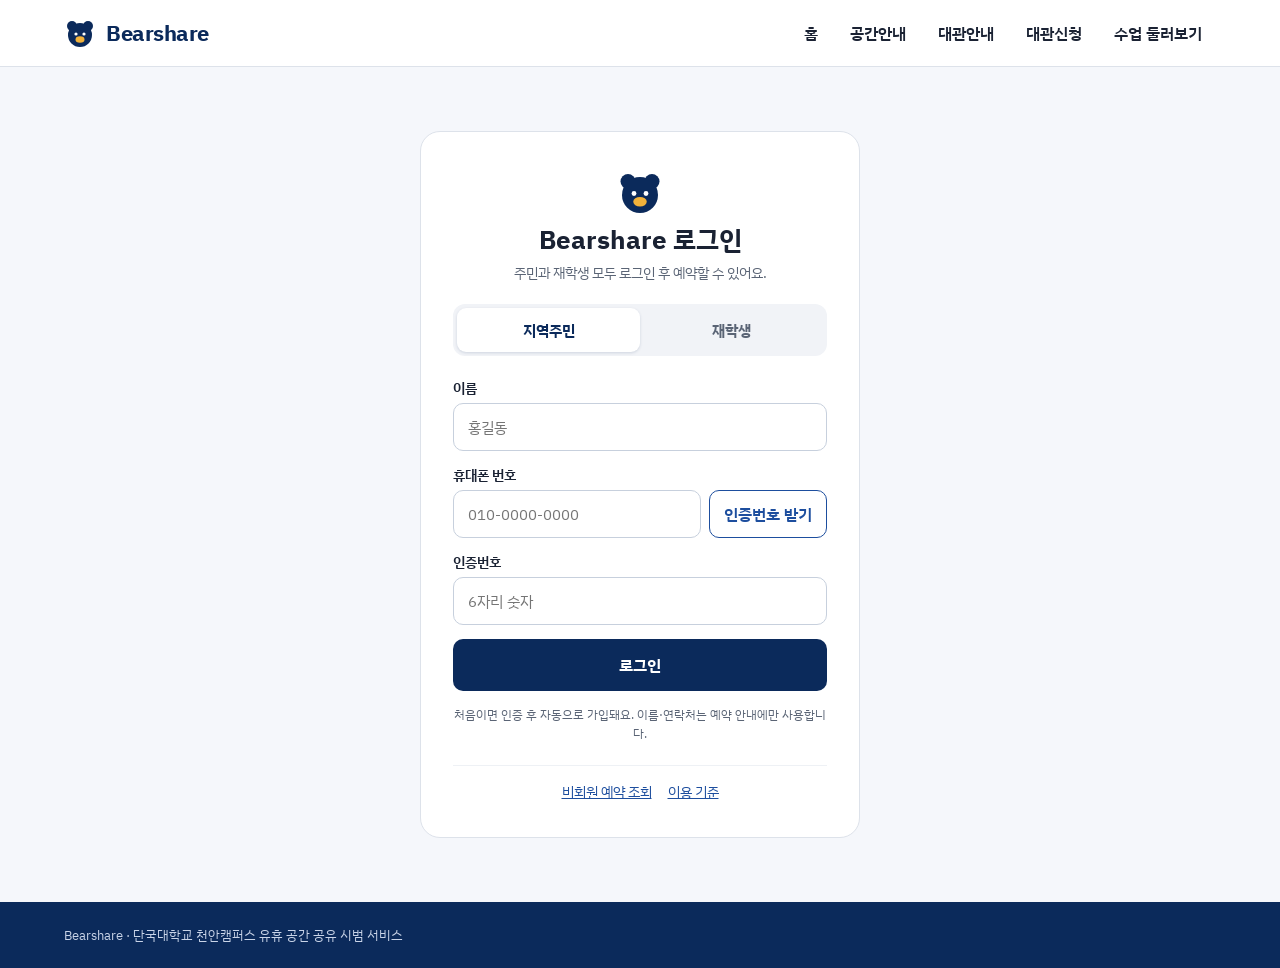
<file: login.html>
<!doctype html>
<html lang="ko">
<head>
<meta charset="utf-8">
<meta name="viewport" content="width=device-width, initial-scale=1">
<title>Bearshare 로그인</title>
<link rel="preconnect" href="https://fonts.googleapis.com">
<link href="https://fonts.googleapis.com/css2?family=IBM+Plex+Sans+KR:wght@400;500;600;700&amp;display=swap" rel="stylesheet">
<link rel="stylesheet" href="assets/style.css">
<style>
  .tab { height: 44px; border: 0; border-radius: 9px; font: inherit; font-size: 15px; font-weight: 700; cursor: pointer; background: transparent; color: #5A6475; }
  .tab[aria-selected="true"] { background: #FFFFFF; color: #0B2A5B; box-shadow: 0 1px 3px rgba(11,42,91,0.15); }
  .field { display: flex; flex-direction: column; gap: 6px; }
  .field label { font-size: 14px; font-weight: 600; }
  .field input { height: 48px; padding: 0 14px; border: 1px solid #C7D0DD; border-radius: 10px; font: inherit; font-size: 15px; min-width: 0; }
  .ghost { height: 48px; padding: 0 14px; border-radius: 10px; border: 1px solid #1D4E9E; background: #FFFFFF; color: #1D4E9E; font: inherit; font-weight: 600; cursor: pointer; white-space: nowrap; }
  .primary { display: flex; align-items: center; justify-content: center; height: 52px; border-radius: 10px; background: #0B2A5B; color: #FFFFFF; font-weight: 700; font-size: 16px; text-decoration: none; }
  .primary:hover { color: #FFFFFF; background: #133A78; }
  .note { font-size: 12px; line-height: 1.6; color: #5A6475; text-align: center; }
</style>
</head>
<body>
<div style="min-height: 100vh; display: flex; flex-direction: column">

<header style="background: #FFFFFF; border-bottom: 1px solid #DDE2EA">
  <div style="max-width: 1200px; margin: 0 auto; padding: 12px 24px; display: flex; align-items: center; justify-content: space-between; gap: 16px; flex-wrap: wrap">
    <a href="index.html" style="display: flex; align-items: center; gap: 10px; text-decoration: none; color: #0B2A5B">
      <svg width="32" height="32" viewBox="0 0 32 32" aria-hidden="true"><circle cx="8" cy="9" r="5" fill="#0B2A5B"></circle><circle cx="24" cy="9" r="5" fill="#0B2A5B"></circle><circle cx="16" cy="18" r="12" fill="#0B2A5B"></circle><circle cx="12" cy="17" r="1.6" fill="#FFFFFF"></circle><circle cx="20" cy="17" r="1.6" fill="#FFFFFF"></circle><ellipse cx="16" cy="22.5" rx="4.5" ry="3.2" fill="#F2B23A"></ellipse></svg>
      <span style="font-size: 22px; font-weight: 700; letter-spacing: -0.02em">Bearshare</span>
    </a>
    <nav aria-label="주메뉴" style="display: flex; gap: 4px; flex-wrap: wrap; align-items: center">
      <a href="index.html" style="padding: 10px 14px; font-weight: 600; color: #1A2233; text-decoration: none; border-radius: 8px">홈</a>
      <a href="spaces.html" style="padding: 10px 14px; font-weight: 600; color: #1A2233; text-decoration: none; border-radius: 8px">공간안내</a>
      <a href="guide.html" style="padding: 10px 14px; font-weight: 600; color: #1A2233; text-decoration: none; border-radius: 8px">대관안내</a>
      <a href="reserve.html" style="padding: 10px 14px; font-weight: 600; color: #1A2233; text-decoration: none; border-radius: 8px">대관신청</a>
      <a href="classes.html" style="padding: 10px 14px; font-weight: 600; color: #1A2233; text-decoration: none; border-radius: 8px">수업 둘러보기</a>
    </nav>
  </div>
</header>

<main style="flex: 1; display: flex; justify-content: center; align-items: flex-start; padding: 64px 16px">
  <div style="width: 100%; max-width: 440px; background: #FFFFFF; border: 1px solid #DDE2EA; border-radius: 20px; padding: 36px 32px; display: flex; flex-direction: column; gap: 22px">
    <div style="display: flex; flex-direction: column; gap: 6px; align-items: center; text-align: center">
      <svg width="48" height="48" viewBox="0 0 32 32" aria-hidden="true"><circle cx="8" cy="9" r="5" fill="#0B2A5B"></circle><circle cx="24" cy="9" r="5" fill="#0B2A5B"></circle><circle cx="16" cy="18" r="12" fill="#0B2A5B"></circle><circle cx="12" cy="17" r="1.6" fill="#FFFFFF"></circle><circle cx="20" cy="17" r="1.6" fill="#FFFFFF"></circle><ellipse cx="16" cy="22.5" rx="4.5" ry="3.2" fill="#F2B23A"></ellipse></svg>
      <h1 style="margin: 0; font-size: 26px">Bearshare 로그인</h1>
      <span style="font-size: 14px; color: #5A6475">주민과 재학생 모두 로그인 후 예약할 수 있어요.</span>
    </div>

    <div role="tablist" aria-label="회원 구분" style="display: grid; grid-template-columns: repeat(2, minmax(0, 1fr)); background: #F1F3F7; border-radius: 12px; padding: 4px">
      <button type="button" role="tab" class="tab" id="tab-res" aria-selected="true" aria-controls="panel-res">지역주민</button>
      <button type="button" role="tab" class="tab" id="tab-stu" aria-selected="false" aria-controls="panel-stu">재학생</button>
    </div>

    <form id="panel-res" role="tabpanel" aria-labelledby="tab-res" style="display: flex; flex-direction: column; gap: 14px">
      <div class="field"><label for="lname">이름</label><input id="lname" type="text" placeholder="홍길동"></div>
      <div class="field">
        <label for="lphone">휴대폰 번호</label>
        <div style="display: flex; gap: 8px"><input id="lphone" type="tel" placeholder="010-0000-0000" style="flex: 1"><button type="button" class="ghost">인증번호 받기</button></div>
      </div>
      <div class="field"><label for="lcode">인증번호</label><input id="lcode" type="text" inputmode="numeric" placeholder="6자리 숫자"></div>
      <a href="mypage.html" class="primary">로그인</a>
      <span class="note">처음이면 인증 후 자동으로 가입돼요. 이름·연락처는 예약 안내에만 사용합니다.</span>
    </form>

    <form id="panel-stu" role="tabpanel" aria-labelledby="tab-stu" hidden style="flex-direction: column; gap: 14px">
      <div class="field"><label for="lsid">학번</label><input id="lsid" type="text" inputmode="numeric" placeholder="32xxxxxx"></div>
      <div class="field">
        <label for="lmail">학교 이메일</label>
        <div style="display: flex; gap: 8px"><input id="lmail" type="email" placeholder="학번@dankook.ac.kr" style="flex: 1"><button type="button" class="ghost">인증 메일</button></div>
      </div>
      <div class="field"><label for="lscode">인증번호</label><input id="lscode" type="text" inputmode="numeric" placeholder="메일로 받은 6자리"></div>
      <a href="mypage.html" class="primary">학번 인증하고 로그인</a>
      <span class="note">재학생 인증은 학교 이메일로 한 번만 하면 돼요.</span>
    </form>

    <div style="border-top: 1px solid #EEF1F5; padding-top: 16px; display: flex; justify-content: center; gap: 16px; font-size: 14px">
      <a href="mypage.html">비회원 예약 조회</a>
      <a href="guide.html">이용 기준</a>
    </div>
  </div>
</main>

<footer style="background: #0B2A5B; color: #C9D4E8">
  <div style="max-width: 1200px; margin: 0 auto; padding: 24px; font-size: 13px">Bearshare · 단국대학교 천안캠퍼스 유휴 공간 공유 시범 서비스</div>
</footer>
</div>
<script>
  // 지역주민 / 재학생 탭 전환
  const tabs = { res: document.getElementById('tab-res'), stu: document.getElementById('tab-stu') };
  const panels = { res: document.getElementById('panel-res'), stu: document.getElementById('panel-stu') };
  function show(key) {
    Object.keys(tabs).forEach((k) => {
      const on = k === key;
      tabs[k].setAttribute('aria-selected', on ? 'true' : 'false');
      panels[k].hidden = !on;
      panels[k].style.display = on ? 'flex' : 'none';
    });
  }
  tabs.res.addEventListener('click', () => show('res'));
  tabs.stu.addEventListener('click', () => show('stu'));
</script>
</body>
</html>
</file>
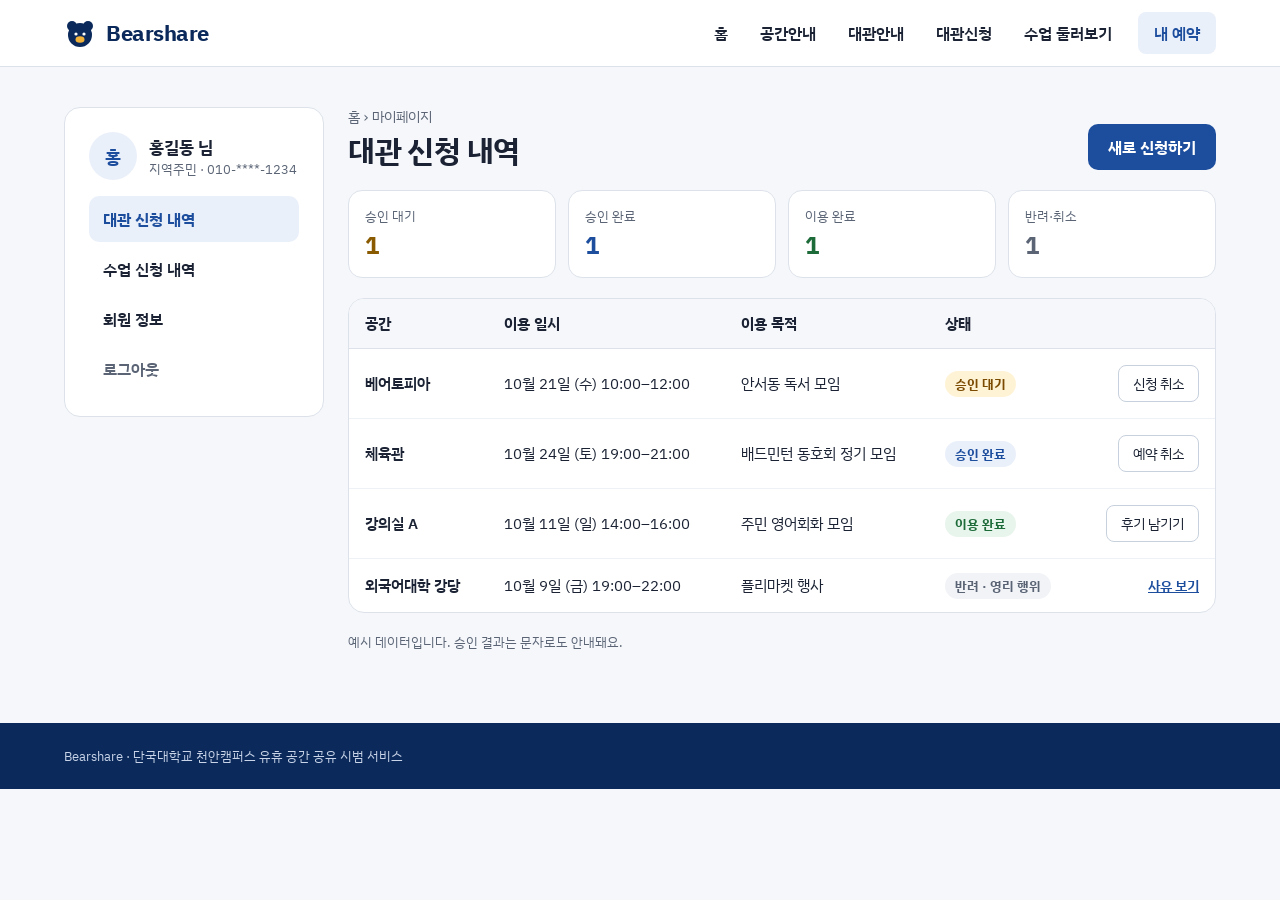
<file: mypage.html>
<!doctype html>
<html lang="ko">
<head>
<meta charset="utf-8">
<meta name="viewport" content="width=device-width, initial-scale=1">
<title>Bearshare 내 예약 내역</title>
<link rel="preconnect" href="https://fonts.googleapis.com">
<link href="https://fonts.googleapis.com/css2?family=IBM+Plex+Sans+KR:wght@400;500;600;700&amp;display=swap" rel="stylesheet">
<link rel="stylesheet" href="assets/style.css">
</head>
<body>
<div style="font-family: 'IBM Plex Sans KR', system-ui, sans-serif; color: #1A2233; background: #F5F7FB; min-height: 100vh; display: flex; flex-direction: column">

<header style="background: #FFFFFF; border-bottom: 1px solid #DDE2EA">
  <div style="max-width: 1200px; margin: 0 auto; padding: 12px 24px; display: flex; align-items: center; justify-content: space-between; gap: 16px; flex-wrap: wrap">
    <a href="index.html" style="display: flex; align-items: center; gap: 10px; text-decoration: none; color: #0B2A5B">
      <svg width="32" height="32" viewBox="0 0 32 32" aria-hidden="true"><circle cx="8" cy="9" r="5" fill="#0B2A5B"></circle><circle cx="24" cy="9" r="5" fill="#0B2A5B"></circle><circle cx="16" cy="18" r="12" fill="#0B2A5B"></circle><circle cx="12" cy="17" r="1.6" fill="#FFFFFF"></circle><circle cx="20" cy="17" r="1.6" fill="#FFFFFF"></circle><ellipse cx="16" cy="22.5" rx="4.5" ry="3.2" fill="#F2B23A"></ellipse></svg>
      <span style="font-size: 22px; font-weight: 700; letter-spacing: -0.02em">Bearshare</span>
    </a>
    <nav aria-label="주메뉴" style="display: flex; gap: 4px; flex-wrap: wrap; align-items: center">
      <a href="index.html" style="padding: 10px 14px; font-weight: 600; color: #1A2233; text-decoration: none; border-radius: 8px">홈</a>
      <a href="spaces.html" style="padding: 10px 14px; font-weight: 600; color: #1A2233; text-decoration: none; border-radius: 8px">공간안내</a>
      <a href="guide.html" style="padding: 10px 14px; font-weight: 600; color: #1A2233; text-decoration: none; border-radius: 8px">대관안내</a>
      <a href="reserve.html" style="padding: 10px 14px; font-weight: 600; color: #1A2233; text-decoration: none; border-radius: 8px">대관신청</a>
      <a href="classes.html" style="padding: 10px 14px; font-weight: 600; color: #1A2233; text-decoration: none; border-radius: 8px">수업 둘러보기</a>
      <a href="mypage.html" style="margin-left: 8px; padding: 10px 16px; font-weight: 600; color: #1D4E9E; background: #EAF0FA; text-decoration: none; border-radius: 8px">내 예약</a>
    </nav>
  </div>
</header>

<main style="max-width: 1200px; width: 100%; margin: 0 auto; padding: 40px 24px 72px; box-sizing: border-box; display: flex; flex-wrap: wrap; gap: 24px; align-items: flex-start">

  <aside style="flex: 1 1 260px; min-width: 0; background: #FFFFFF; border: 1px solid #DDE2EA; border-radius: 16px; padding: 24px; display: flex; flex-direction: column; gap: 16px">
    <div style="display: flex; align-items: center; gap: 12px">
      <div style="width: 48px; height: 48px; border-radius: 50%; background: #EAF0FA; color: #1D4E9E; display: flex; align-items: center; justify-content: center; font-weight: 700; font-size: 18px">홍</div>
      <div style="display: flex; flex-direction: column; gap: 2px">
        <strong style="font-size: 17px">홍길동 님</strong>
        <span style="font-size: 13px; color: #5A6475">지역주민 · 010-****-1234</span>
      </div>
    </div>
    <nav aria-label="마이페이지" style="display: flex; flex-direction: column; gap: 4px">
      <a href="mypage.html" style="padding: 12px 14px; border-radius: 10px; background: #EAF0FA; color: #1D4E9E; font-weight: 700; text-decoration: none">대관 신청 내역</a>
      <a href="classes.html" style="padding: 12px 14px; border-radius: 10px; color: #1A2233; font-weight: 600; text-decoration: none">수업 신청 내역</a>
      <a href="mypage.html" style="padding: 12px 14px; border-radius: 10px; color: #1A2233; font-weight: 600; text-decoration: none">회원 정보</a>
      <a href="login.html" style="padding: 12px 14px; border-radius: 10px; color: #5A6475; font-weight: 600; text-decoration: none">로그아웃</a>
    </nav>
  </aside>

  <section style="flex: 999 1 640px; min-width: 0; display: flex; flex-direction: column; gap: 20px">
    <div style="display: flex; justify-content: space-between; align-items: flex-end; flex-wrap: wrap; gap: 12px">
      <div style="display: flex; flex-direction: column; gap: 4px">
        <span style="font-size: 14px; color: #5A6475">홈 › 마이페이지</span>
        <h1 style="margin: 0; font-size: 30px; letter-spacing: -0.02em">대관 신청 내역</h1>
      </div>
      <a href="reserve.html" style="padding: 12px 20px; border-radius: 10px; background: #1D4E9E; color: #FFFFFF; font-weight: 700; text-decoration: none">새로 신청하기</a>
    </div>

    <div style="display: grid; grid-template-columns: repeat(4, minmax(0, 1fr)); gap: 12px">
      <div style="background: #FFFFFF; border: 1px solid #DDE2EA; border-radius: 14px; padding: 16px; display: flex; flex-direction: column; gap: 4px"><span style="font-size: 13px; color: #5A6475">승인 대기</span><strong style="font-size: 24px; color: #8A5A00">1</strong></div>
      <div style="background: #FFFFFF; border: 1px solid #DDE2EA; border-radius: 14px; padding: 16px; display: flex; flex-direction: column; gap: 4px"><span style="font-size: 13px; color: #5A6475">승인 완료</span><strong style="font-size: 24px; color: #1D4E9E">1</strong></div>
      <div style="background: #FFFFFF; border: 1px solid #DDE2EA; border-radius: 14px; padding: 16px; display: flex; flex-direction: column; gap: 4px"><span style="font-size: 13px; color: #5A6475">이용 완료</span><strong style="font-size: 24px; color: #1E6B3A">1</strong></div>
      <div style="background: #FFFFFF; border: 1px solid #DDE2EA; border-radius: 14px; padding: 16px; display: flex; flex-direction: column; gap: 4px"><span style="font-size: 13px; color: #5A6475">반려·취소</span><strong style="font-size: 24px; color: #5A6475">1</strong></div>
    </div>

    <div style="background: #FFFFFF; border: 1px solid #DDE2EA; border-radius: 16px; overflow-x: auto">
      <table style="width: 100%; border-collapse: collapse; font-size: 15px; min-width: 680px">
        <thead>
          <tr style="background: #F5F7FB; text-align: left">
            <th style="padding: 14px 16px; border-bottom: 1px solid #DDE2EA">공간</th>
            <th style="padding: 14px 16px; border-bottom: 1px solid #DDE2EA">이용 일시</th>
            <th style="padding: 14px 16px; border-bottom: 1px solid #DDE2EA">이용 목적</th>
            <th style="padding: 14px 16px; border-bottom: 1px solid #DDE2EA">상태</th>
            <th style="padding: 14px 16px; border-bottom: 1px solid #DDE2EA"><span style="position: absolute; width: 1px; height: 1px; overflow: hidden; clip: rect(0 0 0 0)">관리</span></th>
          </tr>
        </thead>
        <tbody>
          <tr>
            <td style="padding: 16px; border-bottom: 1px solid #EEF1F5; font-weight: 600">베어토피아</td>
            <td style="padding: 16px; border-bottom: 1px solid #EEF1F5">10월 21일 (수) 10:00–12:00</td>
            <td style="padding: 16px; border-bottom: 1px solid #EEF1F5">안서동 독서 모임</td>
            <td style="padding: 16px; border-bottom: 1px solid #EEF1F5"><span style="padding: 4px 10px; border-radius: 999px; background: #FFF3D6; color: #7A4B00; font-size: 13px; font-weight: 700">승인 대기</span></td>
            <td style="padding: 16px; border-bottom: 1px solid #EEF1F5; text-align: right"><button type="button" style="padding: 8px 14px; border-radius: 8px; border: 1px solid #C7D0DD; background: #FFFFFF; color: #1A2233; font: inherit; font-size: 14px; cursor: pointer">신청 취소</button></td>
          </tr>
          <tr>
            <td style="padding: 16px; border-bottom: 1px solid #EEF1F5; font-weight: 600">체육관</td>
            <td style="padding: 16px; border-bottom: 1px solid #EEF1F5">10월 24일 (토) 19:00–21:00</td>
            <td style="padding: 16px; border-bottom: 1px solid #EEF1F5">배드민턴 동호회 정기 모임</td>
            <td style="padding: 16px; border-bottom: 1px solid #EEF1F5"><span style="padding: 4px 10px; border-radius: 999px; background: #EAF0FA; color: #1D4E9E; font-size: 13px; font-weight: 700">승인 완료</span></td>
            <td style="padding: 16px; border-bottom: 1px solid #EEF1F5; text-align: right"><button type="button" style="padding: 8px 14px; border-radius: 8px; border: 1px solid #C7D0DD; background: #FFFFFF; color: #1A2233; font: inherit; font-size: 14px; cursor: pointer">예약 취소</button></td>
          </tr>
          <tr>
            <td style="padding: 16px; border-bottom: 1px solid #EEF1F5; font-weight: 600">강의실 A</td>
            <td style="padding: 16px; border-bottom: 1px solid #EEF1F5">10월 11일 (일) 14:00–16:00</td>
            <td style="padding: 16px; border-bottom: 1px solid #EEF1F5">주민 영어회화 모임</td>
            <td style="padding: 16px; border-bottom: 1px solid #EEF1F5"><span style="padding: 4px 10px; border-radius: 999px; background: #E8F5EC; color: #1E6B3A; font-size: 13px; font-weight: 700">이용 완료</span></td>
            <td style="padding: 16px; border-bottom: 1px solid #EEF1F5; text-align: right"><button type="button" style="padding: 8px 14px; border-radius: 8px; border: 1px solid #C7D0DD; background: #FFFFFF; color: #1A2233; font: inherit; font-size: 14px; cursor: pointer">후기 남기기</button></td>
          </tr>
          <tr>
            <td style="padding: 16px; font-weight: 600">외국어대학 강당</td>
            <td style="padding: 16px">10월 9일 (금) 19:00–22:00</td>
            <td style="padding: 16px">플리마켓 행사</td>
            <td style="padding: 16px"><span style="padding: 4px 10px; border-radius: 999px; background: #F1F3F7; color: #5A6475; font-size: 13px; font-weight: 700">반려 · 영리 행위</span></td>
            <td style="padding: 16px; text-align: right"><a href="guide.html" style="font-size: 14px; font-weight: 600">사유 보기</a></td>
          </tr>
        </tbody>
      </table>
    </div>
    <span style="font-size: 13px; color: #5A6475">예시 데이터입니다. 승인 결과는 문자로도 안내돼요.</span>
  </section>
</main>

<footer style="background: #0B2A5B; color: #C9D4E8">
  <div style="max-width: 1200px; margin: 0 auto; padding: 24px; font-size: 13px">Bearshare · 단국대학교 천안캠퍼스 유휴 공간 공유 시범 서비스</div>
</footer>
</div>
</body>
</html>
</file>
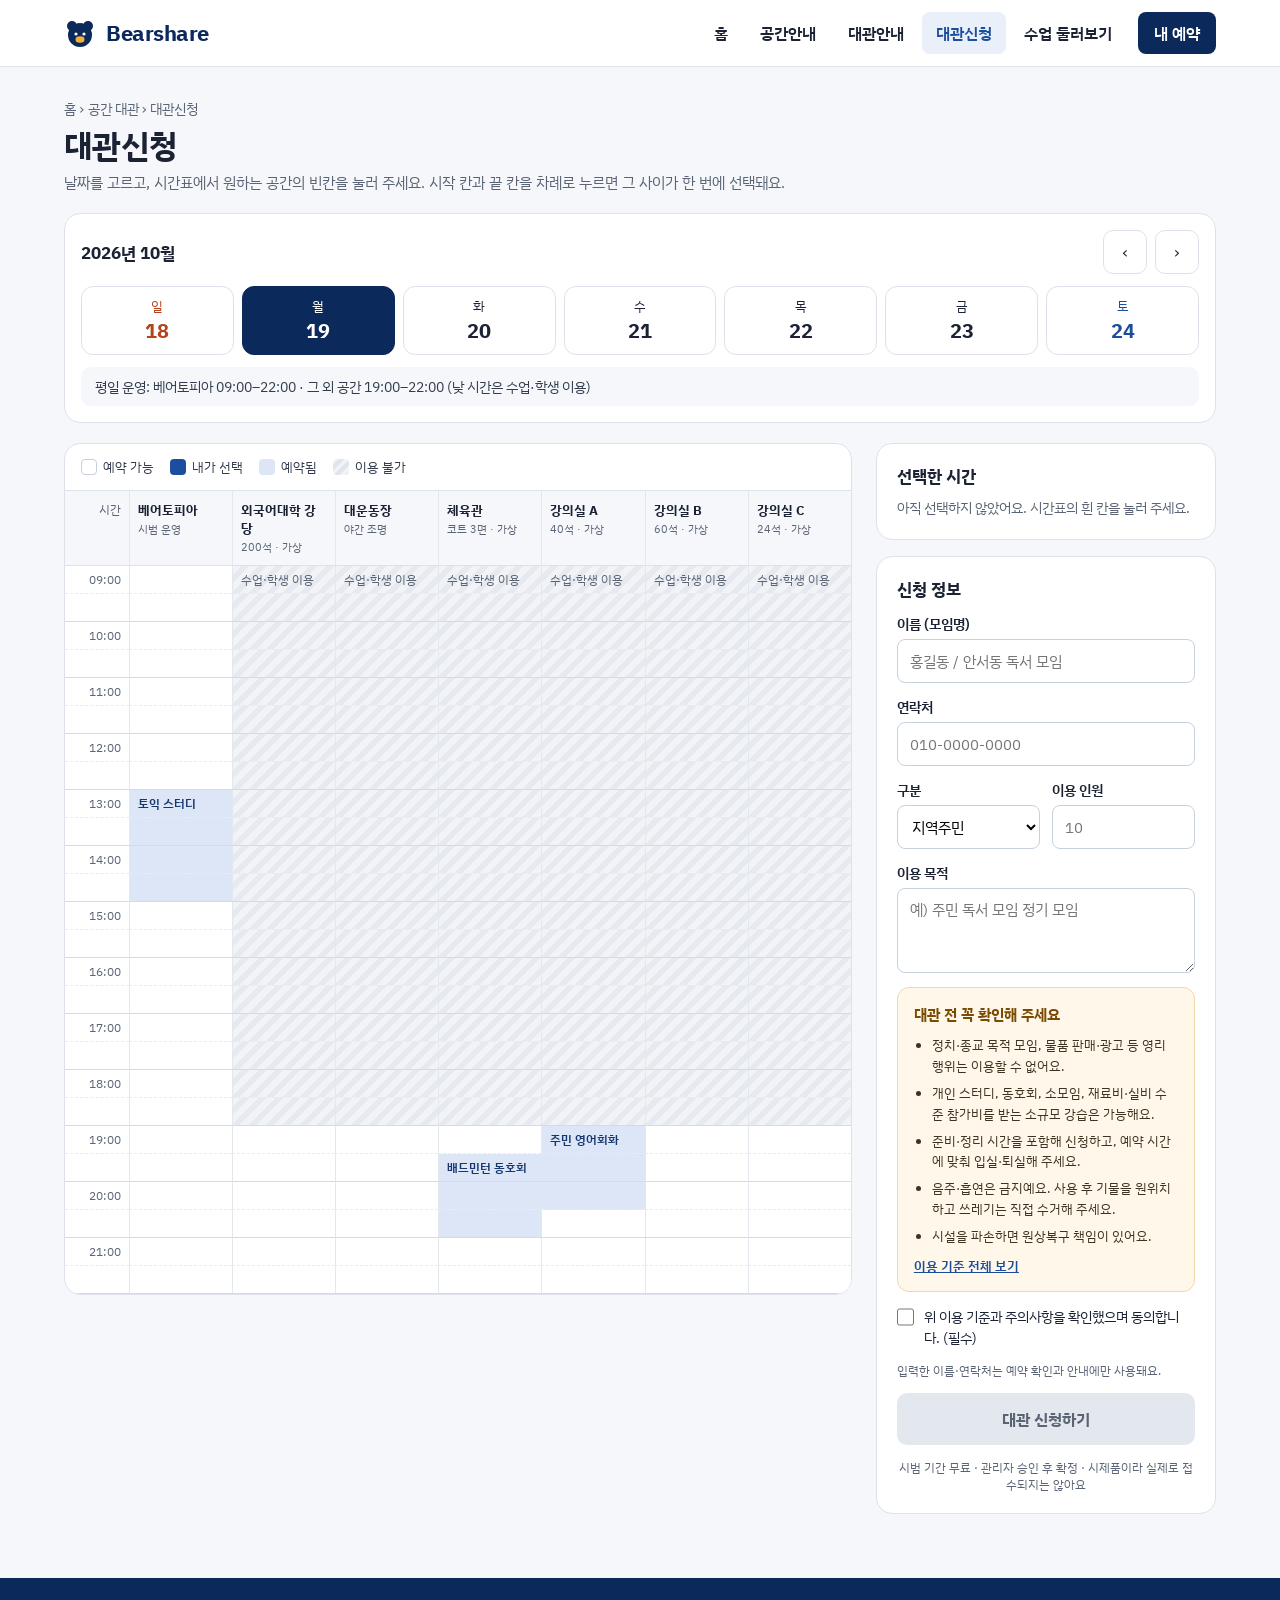
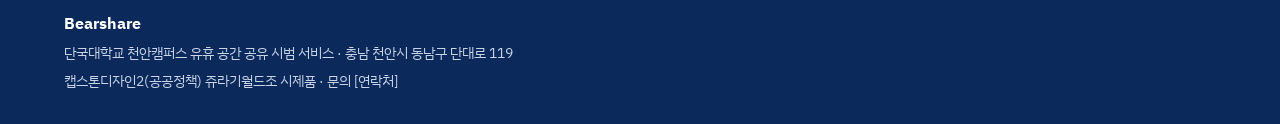
<file: reserve.html>
<!doctype html>
<html lang="ko">
<head>
<meta charset="utf-8">
<meta name="viewport" content="width=device-width, initial-scale=1">
<title>Bearshare 대관신청</title>
<link rel="preconnect" href="https://fonts.googleapis.com">
<link href="https://fonts.googleapis.com/css2?family=IBM+Plex+Sans+KR:wght@400;500;600;700&amp;display=swap" rel="stylesheet">
<link rel="stylesheet" href="assets/style.css">
</head>
<body>
<div style="min-height: 100vh; display: flex; flex-direction: column">

<header style="background: #FFFFFF; border-bottom: 1px solid #DDE2EA">
  <div style="max-width: 1200px; margin: 0 auto; padding: 12px 24px; display: flex; align-items: center; justify-content: space-between; gap: 16px; flex-wrap: wrap">
    <a href="index.html" style="display: flex; align-items: center; gap: 10px; text-decoration: none; color: #0B2A5B">
      <svg width="32" height="32" viewBox="0 0 32 32" aria-hidden="true"><circle cx="8" cy="9" r="5" fill="#0B2A5B"></circle><circle cx="24" cy="9" r="5" fill="#0B2A5B"></circle><circle cx="16" cy="18" r="12" fill="#0B2A5B"></circle><circle cx="12" cy="17" r="1.6" fill="#FFFFFF"></circle><circle cx="20" cy="17" r="1.6" fill="#FFFFFF"></circle><ellipse cx="16" cy="22.5" rx="4.5" ry="3.2" fill="#F2B23A"></ellipse></svg>
      <span style="font-size: 22px; font-weight: 700; letter-spacing: -0.02em">Bearshare</span>
    </a>
    <nav aria-label="주메뉴" style="display: flex; gap: 4px; flex-wrap: wrap; align-items: center">
      <a href="index.html" style="padding: 10px 14px; font-weight: 600; color: #1A2233; text-decoration: none; border-radius: 8px">홈</a>
      <a href="spaces.html" style="padding: 10px 14px; font-weight: 600; color: #1A2233; text-decoration: none; border-radius: 8px">공간안내</a>
      <a href="guide.html" style="padding: 10px 14px; font-weight: 600; color: #1A2233; text-decoration: none; border-radius: 8px">대관안내</a>
      <a href="reserve.html" style="padding: 10px 14px; font-weight: 600; color: #1D4E9E; background: #EAF0FA; text-decoration: none; border-radius: 8px">대관신청</a>
      <a href="classes.html" style="padding: 10px 14px; font-weight: 600; color: #1A2233; text-decoration: none; border-radius: 8px">수업 둘러보기</a>
      <a href="mypage.html" style="margin-left: 8px; padding: 10px 16px; font-weight: 600; color: #FFFFFF; background: #0B2A5B; text-decoration: none; border-radius: 8px">내 예약</a>
    </nav>
  </div>
</header>

<main style="max-width: 1200px; width: 100%; margin: 0 auto; padding: 32px 24px 64px; display: flex; flex-direction: column; gap: 20px">

  <div style="display: flex; flex-direction: column; gap: 6px">
    <span style="font-size: 14px; color: #5A6475">홈 › 공간 대관 › 대관신청</span>
    <h1 style="margin: 0; font-size: 32px; letter-spacing: -0.02em">대관신청</h1>
    <p style="margin: 0; font-size: 15px; color: #5A6475">날짜를 고르고, 시간표에서 원하는 공간의 빈칸을 눌러 주세요. 시작 칸과 끝 칸을 차례로 누르면 그 사이가 한 번에 선택돼요.</p>
  </div>

  <div style="background: #FFFFFF; border: 1px solid #DDE2EA; border-radius: 16px; padding: 16px; display: flex; flex-direction: column; gap: 12px">
    <div style="display: flex; justify-content: space-between; align-items: center; gap: 12px; flex-wrap: wrap">
      <strong style="font-size: 17px">2026년 10월</strong>
      <div style="display: flex; gap: 8px">
        <button type="button" aria-label="이전 주" style="width: 44px; height: 44px; border-radius: 10px; border: 1px solid #DDE2EA; background: #FFFFFF; color: #1A2233; cursor: pointer; font: inherit">‹</button>
        <button type="button" aria-label="다음 주" style="width: 44px; height: 44px; border-radius: 10px; border: 1px solid #DDE2EA; background: #FFFFFF; color: #1A2233; cursor: pointer; font: inherit">›</button>
      </div>
    </div>
    <div id="days" role="group" aria-label="날짜 선택" style="display: flex; gap: 8px; flex-wrap: wrap"></div>
    <div id="ruleText" style="font-size: 14px; color: #333C4D; background: #F5F7FB; border-radius: 10px; padding: 10px 14px"></div>
  </div>

  <div style="display: flex; flex-wrap: wrap; gap: 24px; align-items: flex-start">

    <section aria-label="공간별 시간표" style="flex: 999 1 640px; min-width: 0; background: #FFFFFF; border: 1px solid #DDE2EA; border-radius: 16px; overflow: hidden">
      <div style="display: flex; flex-wrap: wrap; gap: 16px; padding: 14px 16px; border-bottom: 1px solid #DDE2EA; font-size: 13px; color: #333C4D">
        <span style="display: flex; align-items: center; gap: 6px"><span style="width: 16px; height: 16px; border-radius: 4px; border: 1px solid #C7D0DD; background: #FFFFFF"></span>예약 가능</span>
        <span style="display: flex; align-items: center; gap: 6px"><span style="width: 16px; height: 16px; border-radius: 4px; background: #1D4E9E"></span>내가 선택</span>
        <span style="display: flex; align-items: center; gap: 6px"><span style="width: 16px; height: 16px; border-radius: 4px; background: #DCE6F7"></span>예약됨</span>
        <span style="display: flex; align-items: center; gap: 6px"><span style="width: 16px; height: 16px; border-radius: 4px; background: repeating-linear-gradient(135deg, #F1F3F7 0 4px, #E0E5EC 4px 8px)"></span>이용 불가</span>
      </div>
      <div style="overflow-x: auto">
        <div id="grid" style="min-width: 740px"></div>
      </div>
    </section>

    <aside style="flex: 1 1 340px; min-width: 0; display: flex; flex-direction: column; gap: 16px">

      <div style="background: #FFFFFF; border: 1px solid #DDE2EA; border-radius: 16px; padding: 20px; display: flex; flex-direction: column; gap: 10px">
        <strong style="font-size: 17px">선택한 시간</strong>
        <span id="noSel" style="font-size: 14px; line-height: 1.6; color: #5A6475">아직 선택하지 않았어요. 시간표의 흰 칸을 눌러 주세요.</span>
        <div id="selBox" hidden style="flex-direction: column; gap: 6px; background: #EAF0FA; border-radius: 10px; padding: 14px">
          <strong id="selSpace" style="font-size: 18px; color: #0B2A5B"></strong>
          <span id="selDate" style="font-size: 15px"></span>
          <span id="selTime" style="font-size: 15px; font-weight: 600; color: #1D4E9E"></span>
        </div>
      </div>

      <form id="form" style="background: #FFFFFF; border: 1px solid #DDE2EA; border-radius: 16px; padding: 20px; display: flex; flex-direction: column; gap: 14px">
        <strong style="font-size: 17px">신청 정보</strong>
        <div style="display: flex; flex-direction: column; gap: 6px">
          <label for="rname" style="font-size: 14px; font-weight: 600">이름 (모임명)</label>
          <input id="rname" type="text" placeholder="홍길동 / 안서동 독서 모임" style="height: 44px; padding: 0 12px; border: 1px solid #C7D0DD; border-radius: 8px; font: inherit; font-size: 15px">
        </div>
        <div style="display: flex; flex-direction: column; gap: 6px">
          <label for="rphone" style="font-size: 14px; font-weight: 600">연락처</label>
          <input id="rphone" type="tel" placeholder="010-0000-0000" style="height: 44px; padding: 0 12px; border: 1px solid #C7D0DD; border-radius: 8px; font: inherit; font-size: 15px">
        </div>
        <div style="display: flex; gap: 12px">
          <div style="flex: 1; min-width: 0; display: flex; flex-direction: column; gap: 6px">
            <label for="rwho" style="font-size: 14px; font-weight: 600">구분</label>
            <select id="rwho" style="height: 44px; padding: 0 10px; border: 1px solid #C7D0DD; border-radius: 8px; font: inherit; font-size: 15px; background: #FFFFFF">
              <option>지역주민</option>
              <option>재학생</option>
            </select>
          </div>
          <div style="flex: 1; min-width: 0; display: flex; flex-direction: column; gap: 6px">
            <label for="rcount" style="font-size: 14px; font-weight: 600">이용 인원</label>
            <input id="rcount" type="number" min="1" placeholder="10" style="height: 44px; padding: 0 12px; border: 1px solid #C7D0DD; border-radius: 8px; font: inherit; font-size: 15px">
          </div>
        </div>
        <div style="display: flex; flex-direction: column; gap: 6px">
          <label for="rpurpose" style="font-size: 14px; font-weight: 600">이용 목적</label>
          <textarea id="rpurpose" rows="3" placeholder="예) 주민 독서 모임 정기 모임" style="padding: 10px 12px; border: 1px solid #C7D0DD; border-radius: 8px; font: inherit; font-size: 15px; resize: vertical"></textarea>
        </div>

        <div style="border: 1px solid #F0D9A8; background: #FFF8EA; border-radius: 12px; padding: 16px; display: flex; flex-direction: column; gap: 10px">
          <strong style="font-size: 15px; color: #7A4B00">대관 전 꼭 확인해 주세요</strong>
          <ul style="margin: 0; padding-left: 18px; display: flex; flex-direction: column; gap: 6px; font-size: 13px; line-height: 1.6; color: #3D3320">
            <li>정치·종교 목적 모임, 물품 판매·광고 등 영리 행위는 이용할 수 없어요.</li>
            <li>개인 스터디, 동호회, 소모임, 재료비·실비 수준 참가비를 받는 소규모 강습은 가능해요.</li>
            <li>준비·정리 시간을 포함해 신청하고, 예약 시간에 맞춰 입실·퇴실해 주세요.</li>
            <li>음주·흡연은 금지예요. 사용 후 기물을 원위치하고 쓰레기는 직접 수거해 주세요.</li>
            <li>시설을 파손하면 원상복구 책임이 있어요.</li>
          </ul>
          <a href="guide.html" style="font-size: 13px; font-weight: 600">이용 기준 전체 보기</a>
        </div>

        <label style="display: flex; gap: 10px; align-items: flex-start; font-size: 14px; line-height: 1.5; cursor: pointer">
          <input id="agree" type="checkbox" style="width: 20px; height: 20px; margin: 1px 0 0; accent-color: #1D4E9E">
          <span>위 이용 기준과 주의사항을 확인했으며 동의합니다. (필수)</span>
        </label>
        <span style="font-size: 12px; color: #5A6475">입력한 이름·연락처는 예약 확인과 안내에만 사용돼요.</span>

        <button id="submit" type="button" disabled>대관 신청하기</button>
        <span style="font-size: 12px; color: #5A6475; text-align: center">시범 기간 무료 · 관리자 승인 후 확정 · 시제품이라 실제로 접수되지는 않아요</span>
      </form>

      <div id="done" hidden style="background: #FFFFFF; border: 2px solid #1D4E9E; border-radius: 16px; padding: 24px; flex-direction: column; gap: 12px; align-items: flex-start">
        <svg width="40" height="40" viewBox="0 0 24 24" fill="none" stroke="#1D4E9E" stroke-width="2" stroke-linecap="round" stroke-linejoin="round" aria-hidden="true"><circle cx="12" cy="12" r="10"></circle><path d="M8 12.5l2.5 2.5L16 9.5"></path></svg>
        <strong style="font-size: 20px">신청이 접수됐어요</strong>
        <span style="font-size: 14px; line-height: 1.6; color: #333C4D">관리자가 확인한 뒤 입력한 연락처로 승인 결과를 알려 드려요. 진행 상황은 내 예약에서 볼 수 있어요.</span>
        <div style="display: flex; gap: 8px; flex-wrap: wrap">
          <a href="mypage.html" style="padding: 12px 18px; border-radius: 10px; background: #1D4E9E; color: #FFFFFF; font-weight: 700; text-decoration: none">내 예약 보기</a>
          <button id="reset" type="button" style="padding: 12px 18px; border-radius: 10px; border: 1px solid #C7D0DD; background: #FFFFFF; color: #1A2233; font: inherit; font-weight: 600; cursor: pointer">다른 시간 신청</button>
        </div>
      </div>
    </aside>
  </div>
</main>

<footer style="background: #0B2A5B; color: #C9D4E8; margin-top: auto">
  <div style="max-width: 1200px; margin: 0 auto; padding: 32px 24px; display: flex; flex-direction: column; gap: 4px; font-size: 14px; line-height: 1.7">
    <strong style="color: #FFFFFF; font-size: 16px">Bearshare</strong>
    <span>단국대학교 천안캠퍼스 유휴 공간 공유 시범 서비스 · 충남 천안시 동남구 단대로 119</span>
    <span>캡스톤디자인2(공공정책) 쥬라기월드조 시제품 · 문의 [연락처]</span>
  </div>
</footer>
</div>
<script src="assets/reserve.js"></script>
</body>
</html>
</file>
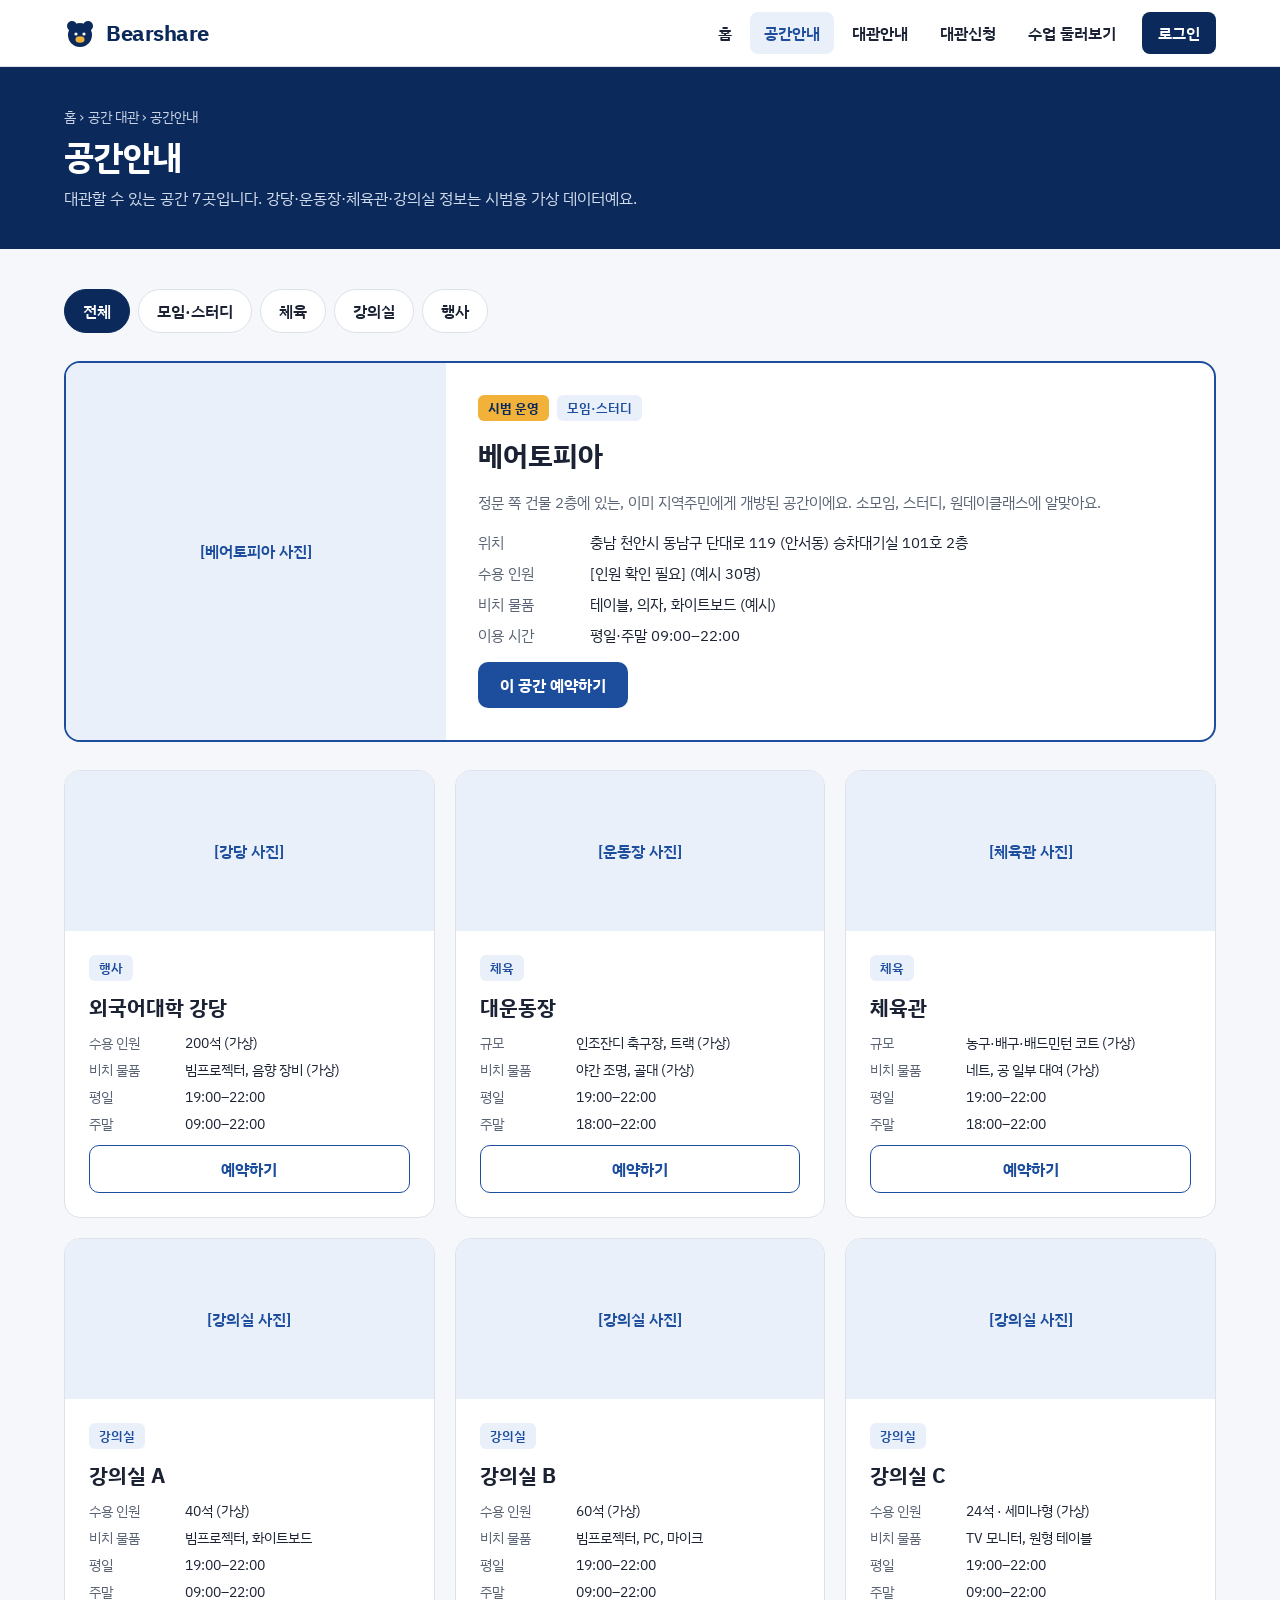
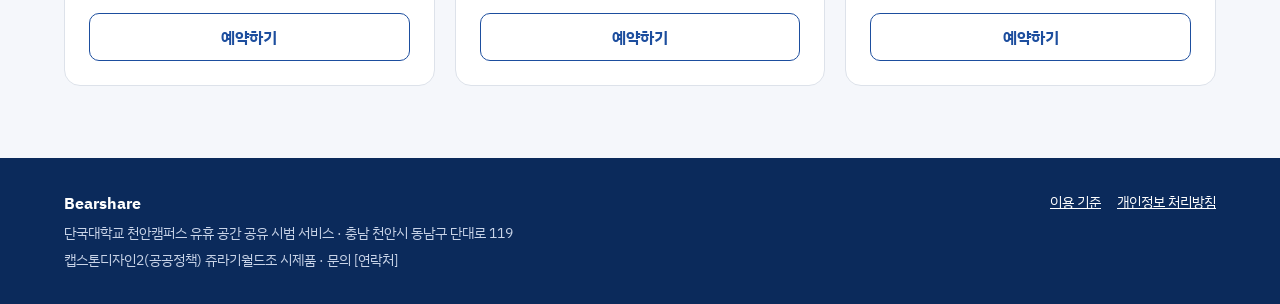
<file: spaces.html>
<!doctype html>
<html lang="ko">
<head>
<meta charset="utf-8">
<meta name="viewport" content="width=device-width, initial-scale=1">
<title>Bearshare 공간안내</title>
<link rel="preconnect" href="https://fonts.googleapis.com">
<link href="https://fonts.googleapis.com/css2?family=IBM+Plex+Sans+KR:wght@400;500;600;700&amp;display=swap" rel="stylesheet">
<link rel="stylesheet" href="assets/style.css">
</head>
<body>
<div style="font-family: 'IBM Plex Sans KR', system-ui, sans-serif; color: #1A2233; background: #F5F7FB; min-height: 100vh; display: flex; flex-direction: column">

<header style="background: #FFFFFF; border-bottom: 1px solid #DDE2EA">
  <div style="max-width: 1200px; margin: 0 auto; padding: 12px 24px; display: flex; align-items: center; justify-content: space-between; gap: 16px; flex-wrap: wrap">
    <a href="index.html" style="display: flex; align-items: center; gap: 10px; text-decoration: none; color: #0B2A5B">
      <svg width="32" height="32" viewBox="0 0 32 32" aria-hidden="true"><circle cx="8" cy="9" r="5" fill="#0B2A5B"></circle><circle cx="24" cy="9" r="5" fill="#0B2A5B"></circle><circle cx="16" cy="18" r="12" fill="#0B2A5B"></circle><circle cx="12" cy="17" r="1.6" fill="#FFFFFF"></circle><circle cx="20" cy="17" r="1.6" fill="#FFFFFF"></circle><ellipse cx="16" cy="22.5" rx="4.5" ry="3.2" fill="#F2B23A"></ellipse></svg>
      <span style="font-size: 22px; font-weight: 700; letter-spacing: -0.02em">Bearshare</span>
    </a>
    <nav aria-label="주메뉴" style="display: flex; gap: 4px; flex-wrap: wrap; align-items: center">
      <a href="index.html" style="padding: 10px 14px; font-weight: 600; color: #1A2233; text-decoration: none; border-radius: 8px">홈</a>
      <a href="spaces.html" style="padding: 10px 14px; font-weight: 600; color: #1D4E9E; background: #EAF0FA; text-decoration: none; border-radius: 8px">공간안내</a>
      <a href="guide.html" style="padding: 10px 14px; font-weight: 600; color: #1A2233; text-decoration: none; border-radius: 8px">대관안내</a>
      <a href="reserve.html" style="padding: 10px 14px; font-weight: 600; color: #1A2233; text-decoration: none; border-radius: 8px">대관신청</a>
      <a href="classes.html" style="padding: 10px 14px; font-weight: 600; color: #1A2233; text-decoration: none; border-radius: 8px">수업 둘러보기</a>
      <a href="login.html" style="margin-left: 8px; padding: 10px 16px; font-weight: 600; color: #FFFFFF; background: #0B2A5B; text-decoration: none; border-radius: 8px">로그인</a>
    </nav>
  </div>
</header>

<section style="background: #0B2A5B; color: #FFFFFF">
  <div style="max-width: 1200px; margin: 0 auto; padding: 40px 24px; display: flex; flex-direction: column; gap: 8px">
    <span style="font-size: 14px; color: #C9D4E8">홈 › 공간 대관 › 공간안내</span>
    <h1 style="margin: 0; font-size: 34px; letter-spacing: -0.02em">공간안내</h1>
    <p style="margin: 0; font-size: 16px; color: #D3DCEC">대관할 수 있는 공간 7곳입니다. 강당·운동장·체육관·강의실 정보는 시범용 가상 데이터예요.</p>
  </div>
</section>

<main style="max-width: 1200px; width: 100%; margin: 0 auto; padding: 40px 24px 72px; box-sizing: border-box; display: flex; flex-direction: column; gap: 28px">

  <div style="display: flex; flex-wrap: wrap; gap: 8px" role="group" aria-label="공간 종류">
    <button type="button" style="padding: 10px 18px; border-radius: 999px; border: 1px solid #0B2A5B; background: #0B2A5B; color: #FFFFFF; font: inherit; font-weight: 600; cursor: pointer">전체</button>
    <button type="button" style="padding: 10px 18px; border-radius: 999px; border: 1px solid #DDE2EA; background: #FFFFFF; color: #1A2233; font: inherit; font-weight: 600; cursor: pointer">모임·스터디</button>
    <button type="button" style="padding: 10px 18px; border-radius: 999px; border: 1px solid #DDE2EA; background: #FFFFFF; color: #1A2233; font: inherit; font-weight: 600; cursor: pointer">체육</button>
    <button type="button" style="padding: 10px 18px; border-radius: 999px; border: 1px solid #DDE2EA; background: #FFFFFF; color: #1A2233; font: inherit; font-weight: 600; cursor: pointer">강의실</button>
    <button type="button" style="padding: 10px 18px; border-radius: 999px; border: 1px solid #DDE2EA; background: #FFFFFF; color: #1A2233; font: inherit; font-weight: 600; cursor: pointer">행사</button>
  </div>

  <div style="background: #FFFFFF; border: 2px solid #1D4E9E; border-radius: 16px; overflow: hidden; display: flex; flex-wrap: wrap">
    <div style="flex: 1 1 380px; min-height: 260px; background: #EAF0FA; display: flex; align-items: center; justify-content: center; color: #1D4E9E; font-weight: 600">[베어토피아 사진]</div>
    <div style="flex: 999 1 480px; min-width: 0; padding: 32px; display: flex; flex-direction: column; gap: 16px">
      <div style="display: flex; gap: 8px; flex-wrap: wrap">
        <span style="padding: 4px 10px; border-radius: 6px; background: #F2B23A; color: #0B2A5B; font-size: 13px; font-weight: 700">시범 운영</span>
        <span style="padding: 4px 10px; border-radius: 6px; background: #EAF0FA; color: #1D4E9E; font-size: 13px; font-weight: 600">모임·스터디</span>
      </div>
      <h2 style="margin: 0; font-size: 28px">베어토피아</h2>
      <p style="margin: 0; font-size: 15px; line-height: 1.7; color: #5A6475">정문 쪽 건물 2층에 있는, 이미 지역주민에게 개방된 공간이에요. 소모임, 스터디, 원데이클래스에 알맞아요.</p>
      <dl style="margin: 0; display: grid; grid-template-columns: 96px 1fr; gap: 10px 16px; font-size: 15px">
        <dt style="color: #5A6475">위치</dt><dd style="margin: 0">충남 천안시 동남구 단대로 119 (안서동) 승차대기실 101호 2층</dd>
        <dt style="color: #5A6475">수용 인원</dt><dd style="margin: 0">[인원 확인 필요] (예시 30명)</dd>
        <dt style="color: #5A6475">비치 물품</dt><dd style="margin: 0">테이블, 의자, 화이트보드 (예시)</dd>
        <dt style="color: #5A6475">이용 시간</dt><dd style="margin: 0">평일·주말 09:00–22:00</dd>
      </dl>
      <a href="reserve.html" style="align-self: flex-start; padding: 12px 22px; border-radius: 10px; background: #1D4E9E; color: #FFFFFF; font-weight: 700; text-decoration: none">이 공간 예약하기</a>
    </div>
  </div>

  <div style="display: grid; grid-template-columns: repeat(auto-fit, minmax(340px, 1fr)); gap: 20px">

    <div style="background: #FFFFFF; border: 1px solid #DDE2EA; border-radius: 16px; overflow: hidden; display: flex; flex-direction: column">
      <div style="height: 160px; background: #EAF0FA; display: flex; align-items: center; justify-content: center; color: #1D4E9E; font-weight: 600">[강당 사진]</div>
      <div style="padding: 24px; display: flex; flex-direction: column; gap: 12px; flex: 1">
        <span style="align-self: flex-start; padding: 4px 10px; border-radius: 6px; background: #EAF0FA; color: #1D4E9E; font-size: 13px; font-weight: 600">행사</span>
        <h3 style="margin: 0; font-size: 21px">외국어대학 강당</h3>
        <dl style="margin: 0; display: grid; grid-template-columns: 84px 1fr; gap: 8px 12px; font-size: 14px">
          <dt style="color: #5A6475">수용 인원</dt><dd style="margin: 0">200석 (가상)</dd>
          <dt style="color: #5A6475">비치 물품</dt><dd style="margin: 0">빔프로젝터, 음향 장비 (가상)</dd>
          <dt style="color: #5A6475">평일</dt><dd style="margin: 0">19:00–22:00</dd>
          <dt style="color: #5A6475">주말</dt><dd style="margin: 0">09:00–22:00</dd>
        </dl>
        <a href="reserve.html" style="margin-top: auto; text-align: center; padding: 12px; border-radius: 10px; border: 1px solid #1D4E9E; color: #1D4E9E; font-weight: 700; text-decoration: none">예약하기</a>
      </div>
    </div>

    <div style="background: #FFFFFF; border: 1px solid #DDE2EA; border-radius: 16px; overflow: hidden; display: flex; flex-direction: column">
      <div style="height: 160px; background: #EAF0FA; display: flex; align-items: center; justify-content: center; color: #1D4E9E; font-weight: 600">[운동장 사진]</div>
      <div style="padding: 24px; display: flex; flex-direction: column; gap: 12px; flex: 1">
        <span style="align-self: flex-start; padding: 4px 10px; border-radius: 6px; background: #EAF0FA; color: #1D4E9E; font-size: 13px; font-weight: 600">체육</span>
        <h3 style="margin: 0; font-size: 21px">대운동장</h3>
        <dl style="margin: 0; display: grid; grid-template-columns: 84px 1fr; gap: 8px 12px; font-size: 14px">
          <dt style="color: #5A6475">규모</dt><dd style="margin: 0">인조잔디 축구장, 트랙 (가상)</dd>
          <dt style="color: #5A6475">비치 물품</dt><dd style="margin: 0">야간 조명, 골대 (가상)</dd>
          <dt style="color: #5A6475">평일</dt><dd style="margin: 0">19:00–22:00</dd>
          <dt style="color: #5A6475">주말</dt><dd style="margin: 0">18:00–22:00</dd>
        </dl>
        <a href="reserve.html" style="margin-top: auto; text-align: center; padding: 12px; border-radius: 10px; border: 1px solid #1D4E9E; color: #1D4E9E; font-weight: 700; text-decoration: none">예약하기</a>
      </div>
    </div>

    <div style="background: #FFFFFF; border: 1px solid #DDE2EA; border-radius: 16px; overflow: hidden; display: flex; flex-direction: column">
      <div style="height: 160px; background: #EAF0FA; display: flex; align-items: center; justify-content: center; color: #1D4E9E; font-weight: 600">[체육관 사진]</div>
      <div style="padding: 24px; display: flex; flex-direction: column; gap: 12px; flex: 1">
        <span style="align-self: flex-start; padding: 4px 10px; border-radius: 6px; background: #EAF0FA; color: #1D4E9E; font-size: 13px; font-weight: 600">체육</span>
        <h3 style="margin: 0; font-size: 21px">체육관</h3>
        <dl style="margin: 0; display: grid; grid-template-columns: 84px 1fr; gap: 8px 12px; font-size: 14px">
          <dt style="color: #5A6475">규모</dt><dd style="margin: 0">농구·배구·배드민턴 코트 (가상)</dd>
          <dt style="color: #5A6475">비치 물품</dt><dd style="margin: 0">네트, 공 일부 대여 (가상)</dd>
          <dt style="color: #5A6475">평일</dt><dd style="margin: 0">19:00–22:00</dd>
          <dt style="color: #5A6475">주말</dt><dd style="margin: 0">18:00–22:00</dd>
        </dl>
        <a href="reserve.html" style="margin-top: auto; text-align: center; padding: 12px; border-radius: 10px; border: 1px solid #1D4E9E; color: #1D4E9E; font-weight: 700; text-decoration: none">예약하기</a>
      </div>
    </div>

    <div style="background: #FFFFFF; border: 1px solid #DDE2EA; border-radius: 16px; overflow: hidden; display: flex; flex-direction: column">
      <div style="height: 160px; background: #EAF0FA; display: flex; align-items: center; justify-content: center; color: #1D4E9E; font-weight: 600">[강의실 사진]</div>
      <div style="padding: 24px; display: flex; flex-direction: column; gap: 12px; flex: 1">
        <span style="align-self: flex-start; padding: 4px 10px; border-radius: 6px; background: #EAF0FA; color: #1D4E9E; font-size: 13px; font-weight: 600">강의실</span>
        <h3 style="margin: 0; font-size: 21px">강의실 A</h3>
        <dl style="margin: 0; display: grid; grid-template-columns: 84px 1fr; gap: 8px 12px; font-size: 14px">
          <dt style="color: #5A6475">수용 인원</dt><dd style="margin: 0">40석 (가상)</dd>
          <dt style="color: #5A6475">비치 물품</dt><dd style="margin: 0">빔프로젝터, 화이트보드</dd>
          <dt style="color: #5A6475">평일</dt><dd style="margin: 0">19:00–22:00</dd>
          <dt style="color: #5A6475">주말</dt><dd style="margin: 0">09:00–22:00</dd>
        </dl>
        <a href="reserve.html" style="margin-top: auto; text-align: center; padding: 12px; border-radius: 10px; border: 1px solid #1D4E9E; color: #1D4E9E; font-weight: 700; text-decoration: none">예약하기</a>
      </div>
    </div>

    <div style="background: #FFFFFF; border: 1px solid #DDE2EA; border-radius: 16px; overflow: hidden; display: flex; flex-direction: column">
      <div style="height: 160px; background: #EAF0FA; display: flex; align-items: center; justify-content: center; color: #1D4E9E; font-weight: 600">[강의실 사진]</div>
      <div style="padding: 24px; display: flex; flex-direction: column; gap: 12px; flex: 1">
        <span style="align-self: flex-start; padding: 4px 10px; border-radius: 6px; background: #EAF0FA; color: #1D4E9E; font-size: 13px; font-weight: 600">강의실</span>
        <h3 style="margin: 0; font-size: 21px">강의실 B</h3>
        <dl style="margin: 0; display: grid; grid-template-columns: 84px 1fr; gap: 8px 12px; font-size: 14px">
          <dt style="color: #5A6475">수용 인원</dt><dd style="margin: 0">60석 (가상)</dd>
          <dt style="color: #5A6475">비치 물품</dt><dd style="margin: 0">빔프로젝터, PC, 마이크</dd>
          <dt style="color: #5A6475">평일</dt><dd style="margin: 0">19:00–22:00</dd>
          <dt style="color: #5A6475">주말</dt><dd style="margin: 0">09:00–22:00</dd>
        </dl>
        <a href="reserve.html" style="margin-top: auto; text-align: center; padding: 12px; border-radius: 10px; border: 1px solid #1D4E9E; color: #1D4E9E; font-weight: 700; text-decoration: none">예약하기</a>
      </div>
    </div>

    <div style="background: #FFFFFF; border: 1px solid #DDE2EA; border-radius: 16px; overflow: hidden; display: flex; flex-direction: column">
      <div style="height: 160px; background: #EAF0FA; display: flex; align-items: center; justify-content: center; color: #1D4E9E; font-weight: 600">[강의실 사진]</div>
      <div style="padding: 24px; display: flex; flex-direction: column; gap: 12px; flex: 1">
        <span style="align-self: flex-start; padding: 4px 10px; border-radius: 6px; background: #EAF0FA; color: #1D4E9E; font-size: 13px; font-weight: 600">강의실</span>
        <h3 style="margin: 0; font-size: 21px">강의실 C</h3>
        <dl style="margin: 0; display: grid; grid-template-columns: 84px 1fr; gap: 8px 12px; font-size: 14px">
          <dt style="color: #5A6475">수용 인원</dt><dd style="margin: 0">24석 · 세미나형 (가상)</dd>
          <dt style="color: #5A6475">비치 물품</dt><dd style="margin: 0">TV 모니터, 원형 테이블</dd>
          <dt style="color: #5A6475">평일</dt><dd style="margin: 0">19:00–22:00</dd>
          <dt style="color: #5A6475">주말</dt><dd style="margin: 0">09:00–22:00</dd>
        </dl>
        <a href="reserve.html" style="margin-top: auto; text-align: center; padding: 12px; border-radius: 10px; border: 1px solid #1D4E9E; color: #1D4E9E; font-weight: 700; text-decoration: none">예약하기</a>
      </div>
    </div>

  </div>
</main>

<footer style="background: #0B2A5B; color: #C9D4E8; margin-top: auto">
  <div style="max-width: 1200px; margin: 0 auto; padding: 32px 24px; display: flex; flex-wrap: wrap; justify-content: space-between; gap: 16px; font-size: 14px; line-height: 1.7">
    <div style="display: flex; flex-direction: column; gap: 4px">
      <strong style="color: #FFFFFF; font-size: 16px">Bearshare</strong>
      <span>단국대학교 천안캠퍼스 유휴 공간 공유 시범 서비스 · 충남 천안시 동남구 단대로 119</span>
      <span>캡스톤디자인2(공공정책) 쥬라기월드조 시제품 · 문의 [연락처]</span>
    </div>
    <div style="display: flex; gap: 16px; align-items: flex-start">
      <a href="guide.html" style="color: #FFFFFF">이용 기준</a>
      <a href="guide.html" style="color: #FFFFFF">개인정보 처리방침</a>
    </div>
  </div>
</footer>
</div>
</body>
</html>
</file>
<file: assets/style.css>
/* Bearshare 공통 스타일 */
:root {
  --navy: #0B2A5B;
  --blue: #1D4E9E;
  --ink: #1A2233;
  --muted: #5A6475;
  --line: #DDE2EA;
  --bg: #F5F7FB;
  --gold: #F2B23A;
}
* { box-sizing: border-box; }
body {
  margin: 0;
  background: var(--bg);
  color: var(--ink);
  font-family: 'IBM Plex Sans KR', system-ui, sans-serif;
}
a { color: var(--blue); }
a:hover { color: var(--navy); }
button:focus-visible, a:focus-visible, input:focus-visible, select:focus-visible, textarea:focus-visible {
  outline: 3px solid var(--gold);
  outline-offset: 2px;
}
form input:not([type="checkbox"]), form select, form textarea {
  width: 100%;
  min-width: 0;
}
.sr-only {
  position: absolute; width: 1px; height: 1px; overflow: hidden; clip: rect(0 0 0 0);
}
</file>
